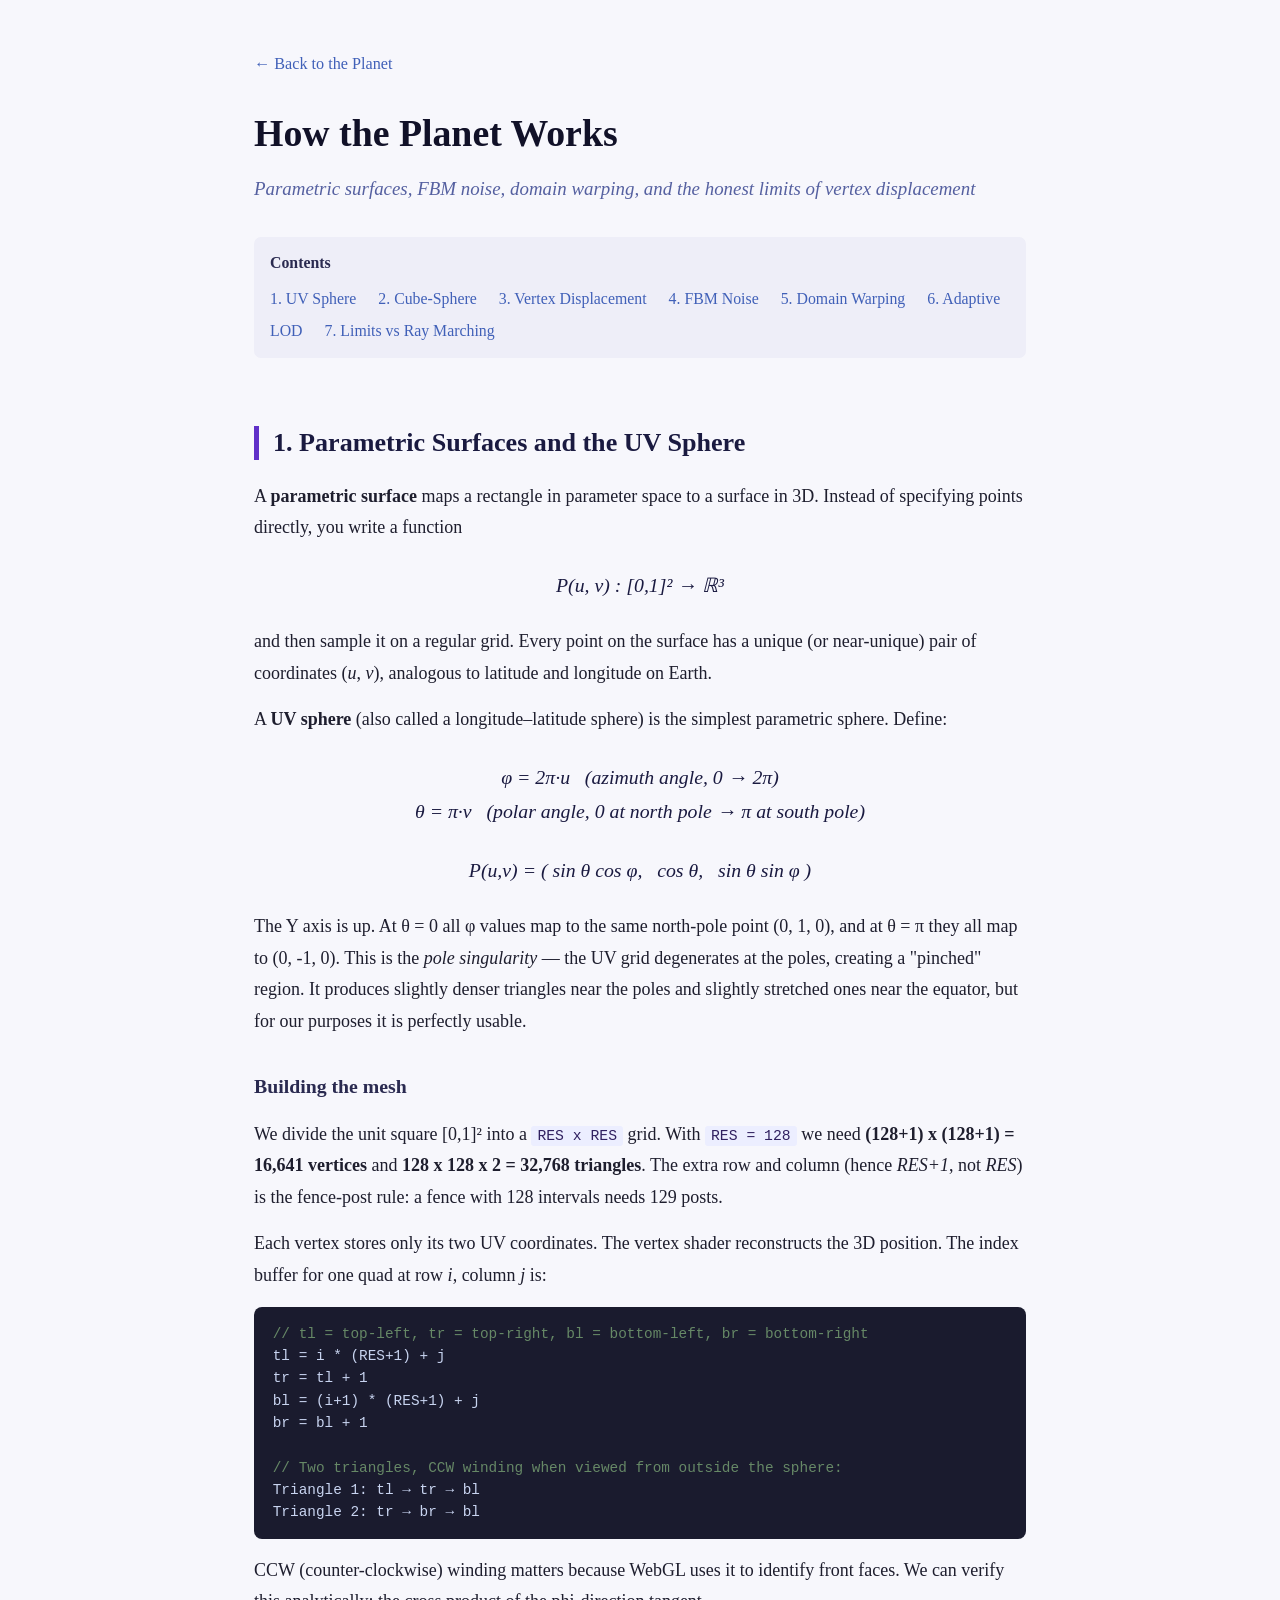
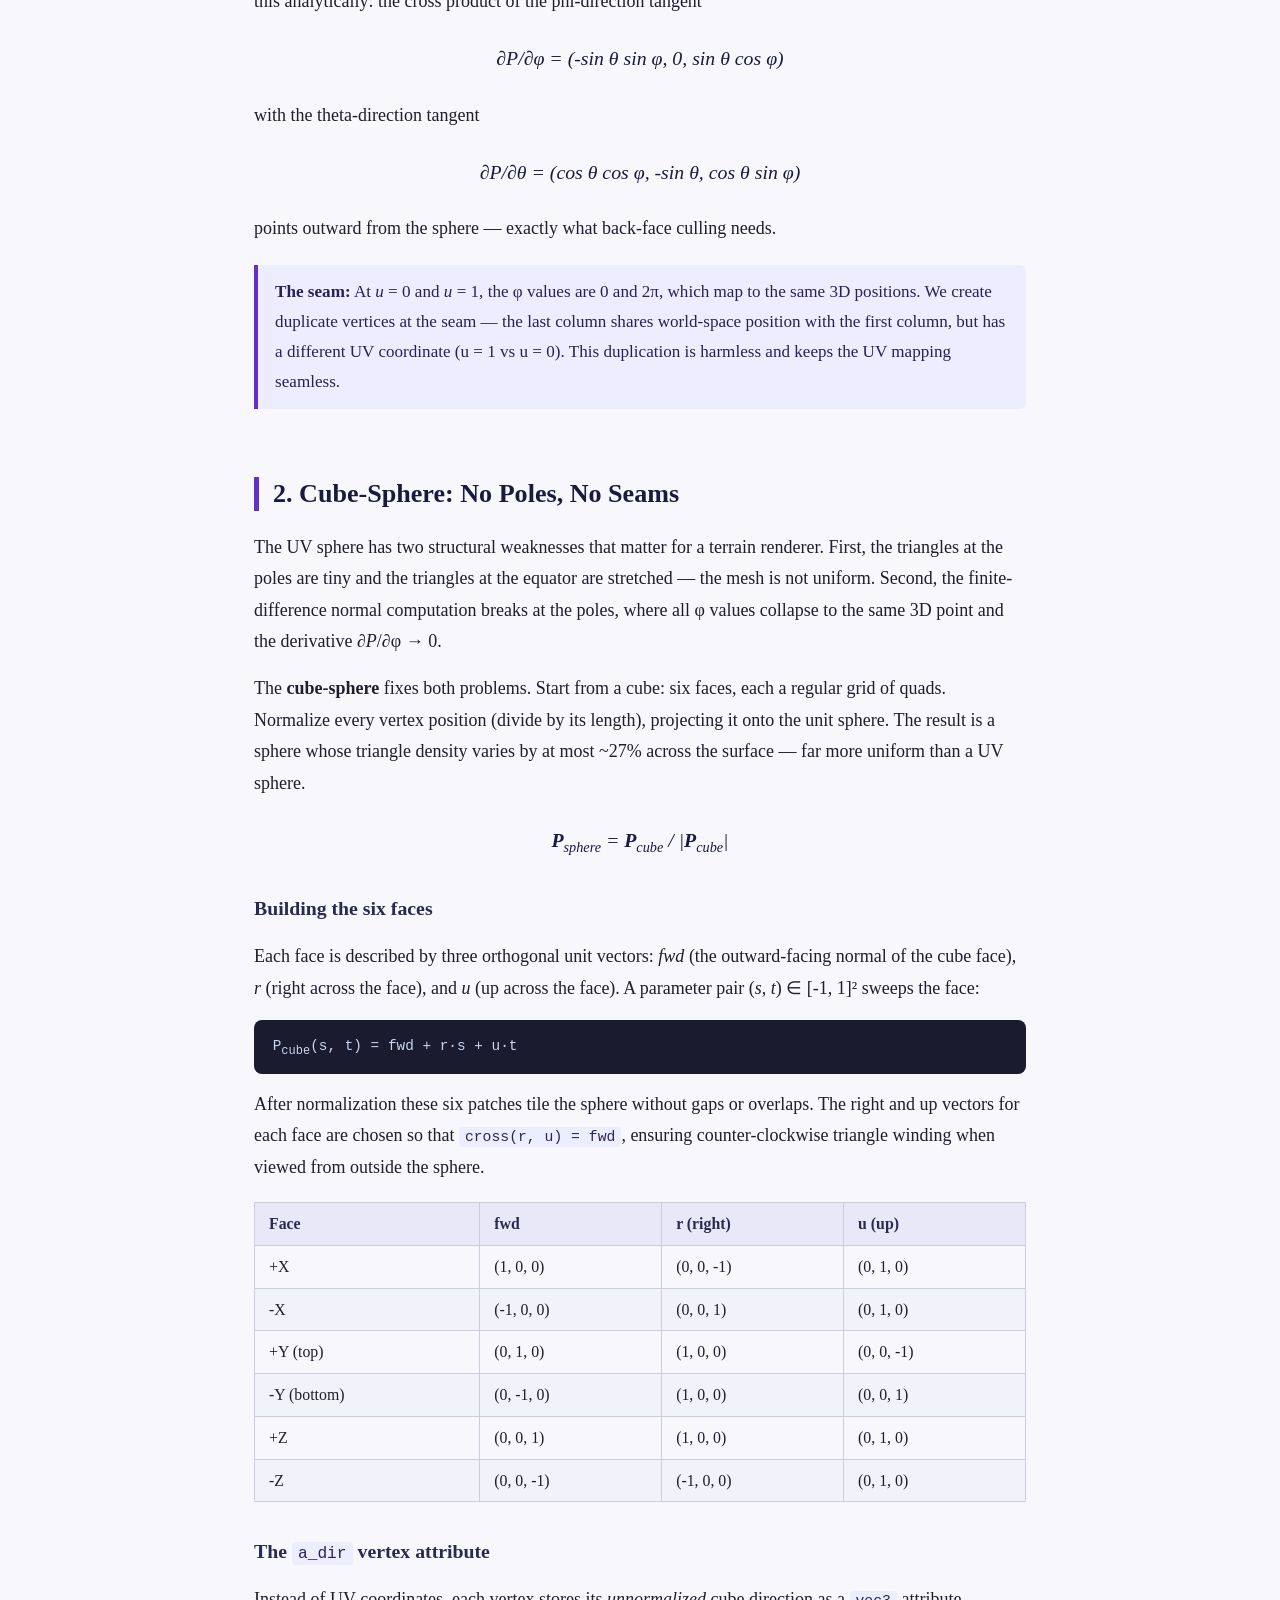
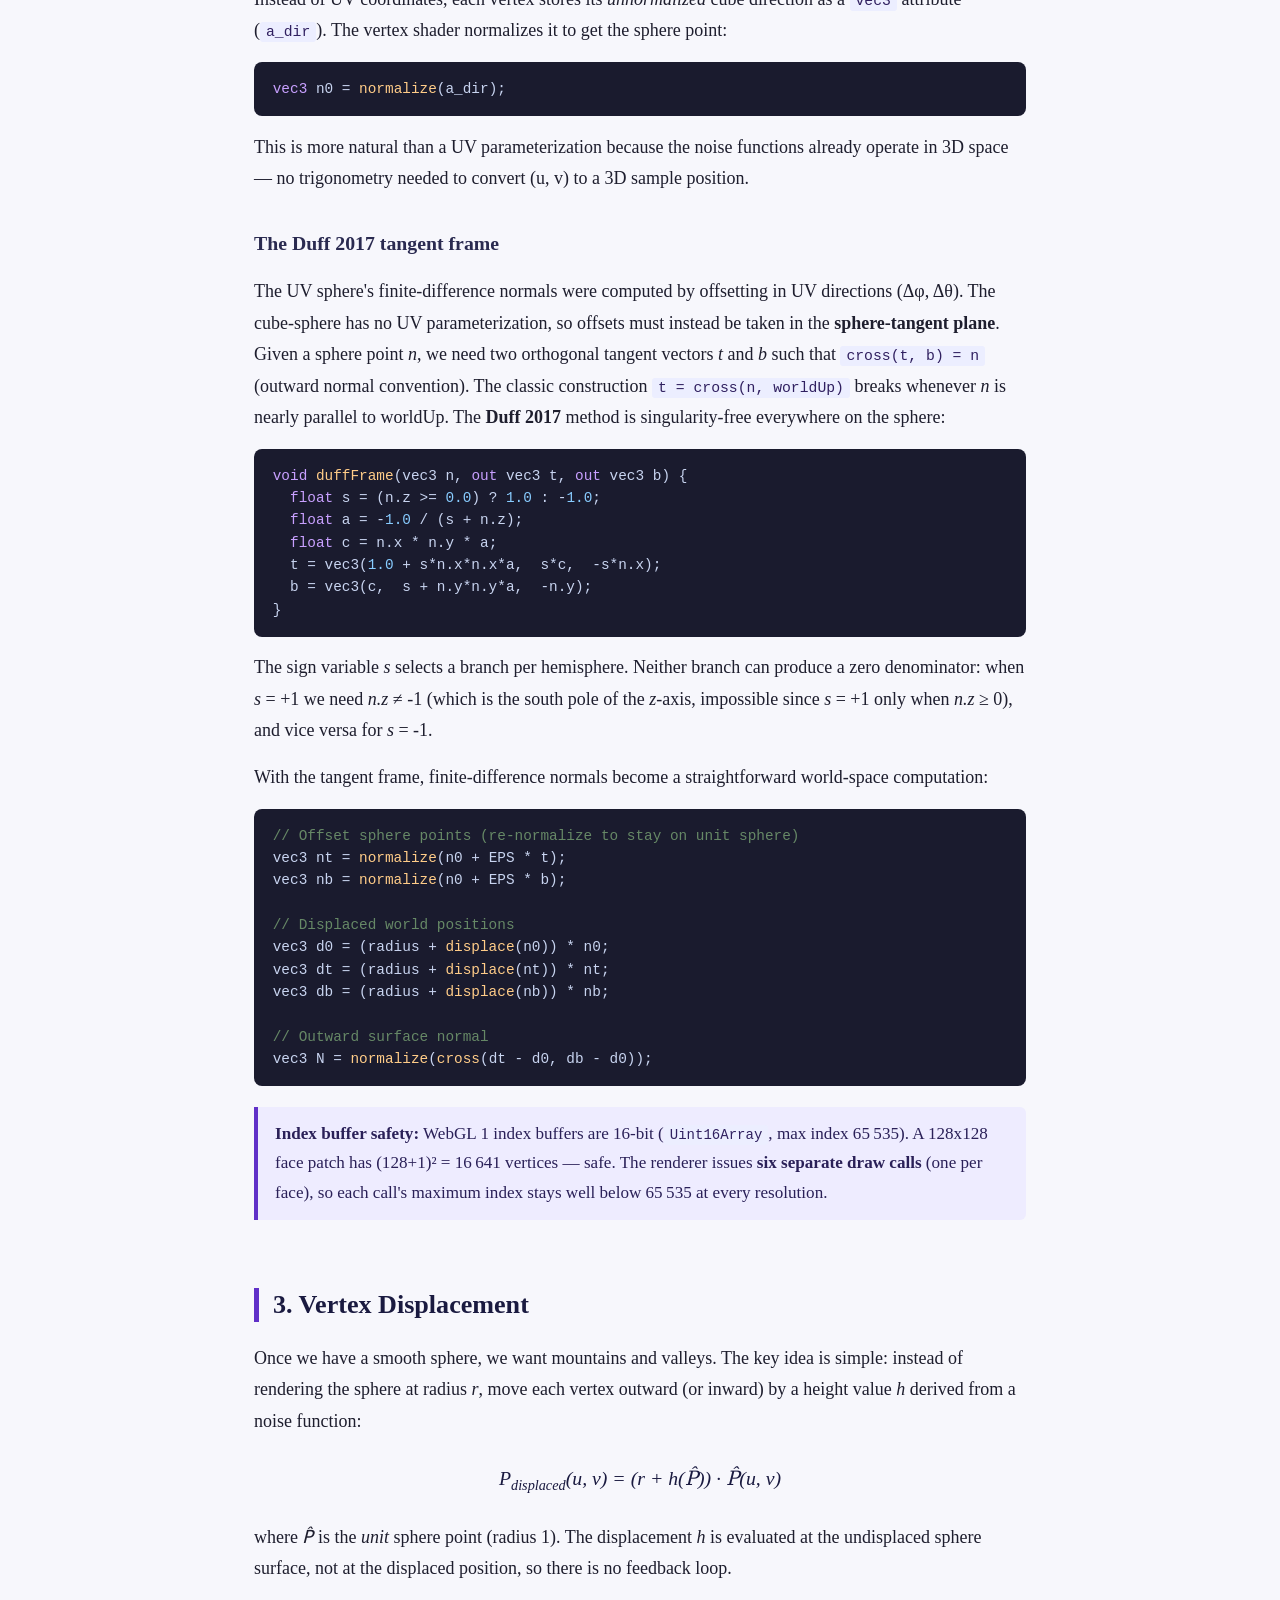
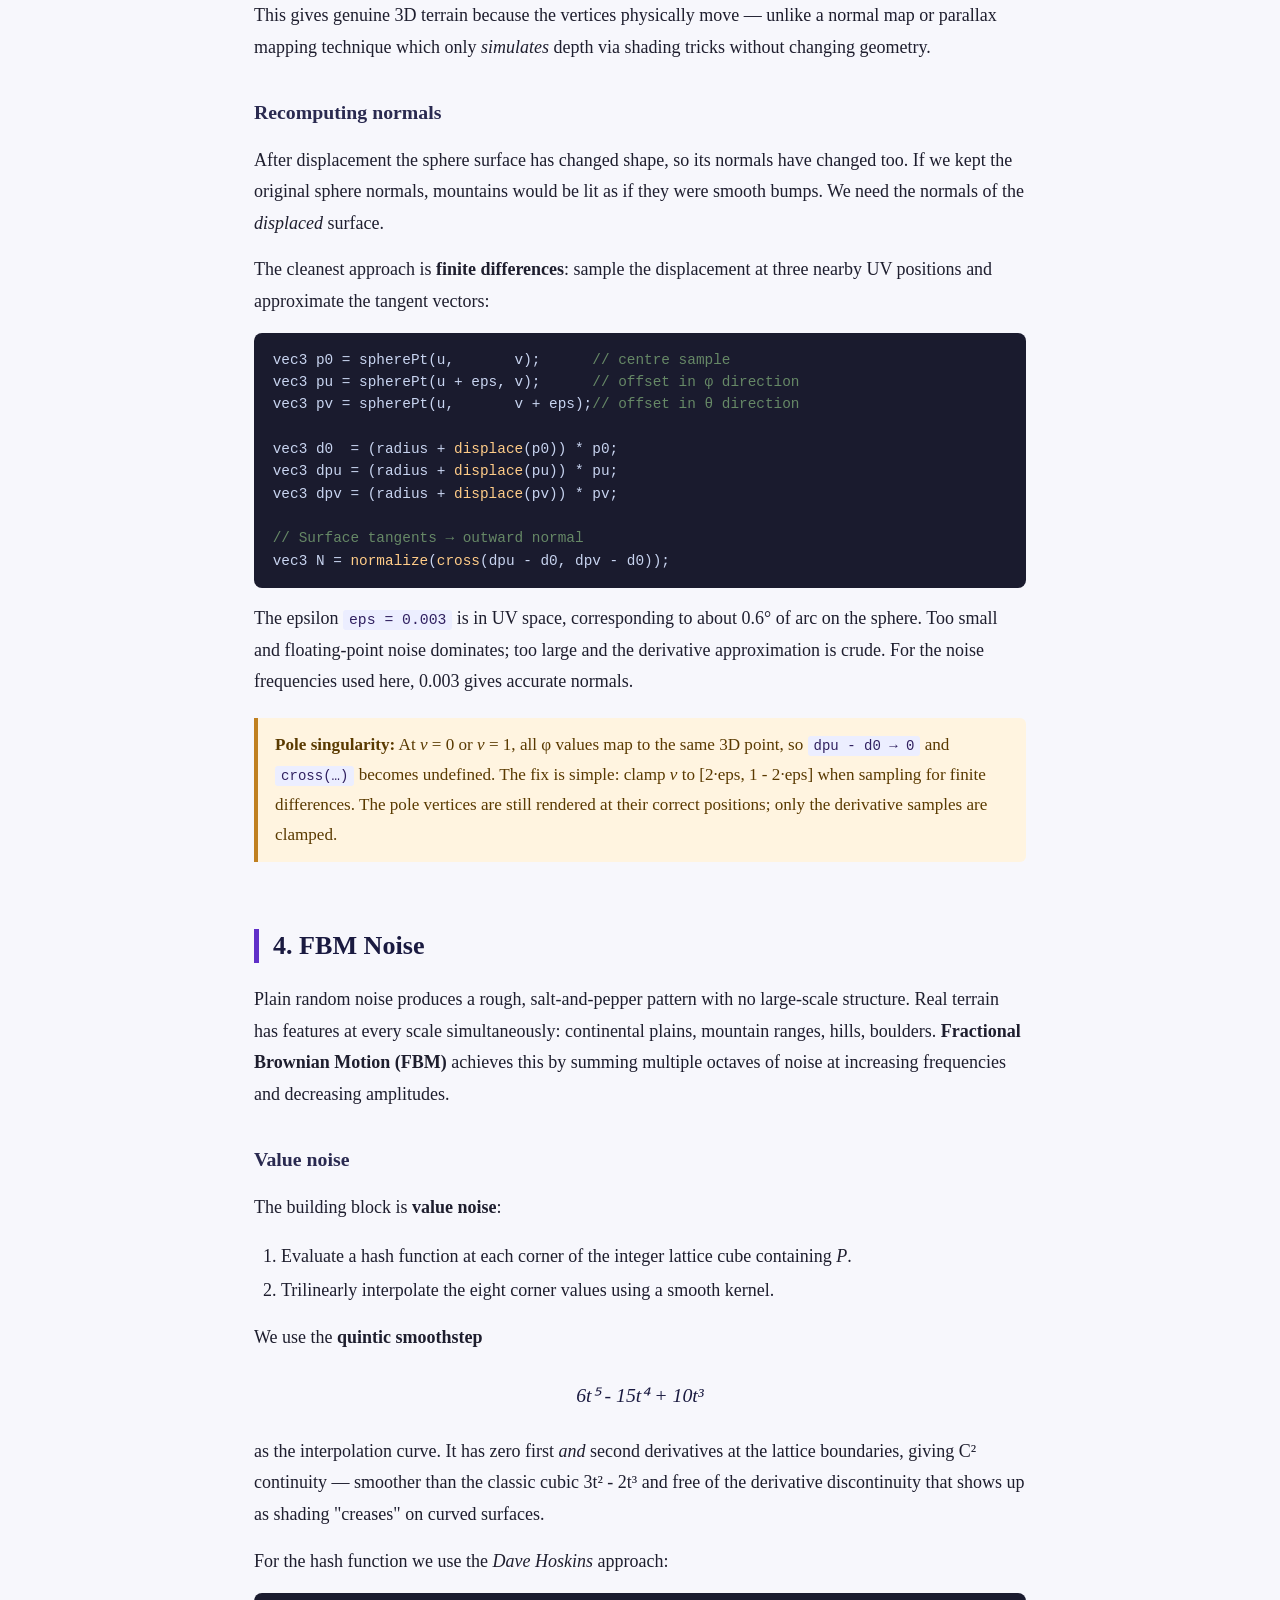
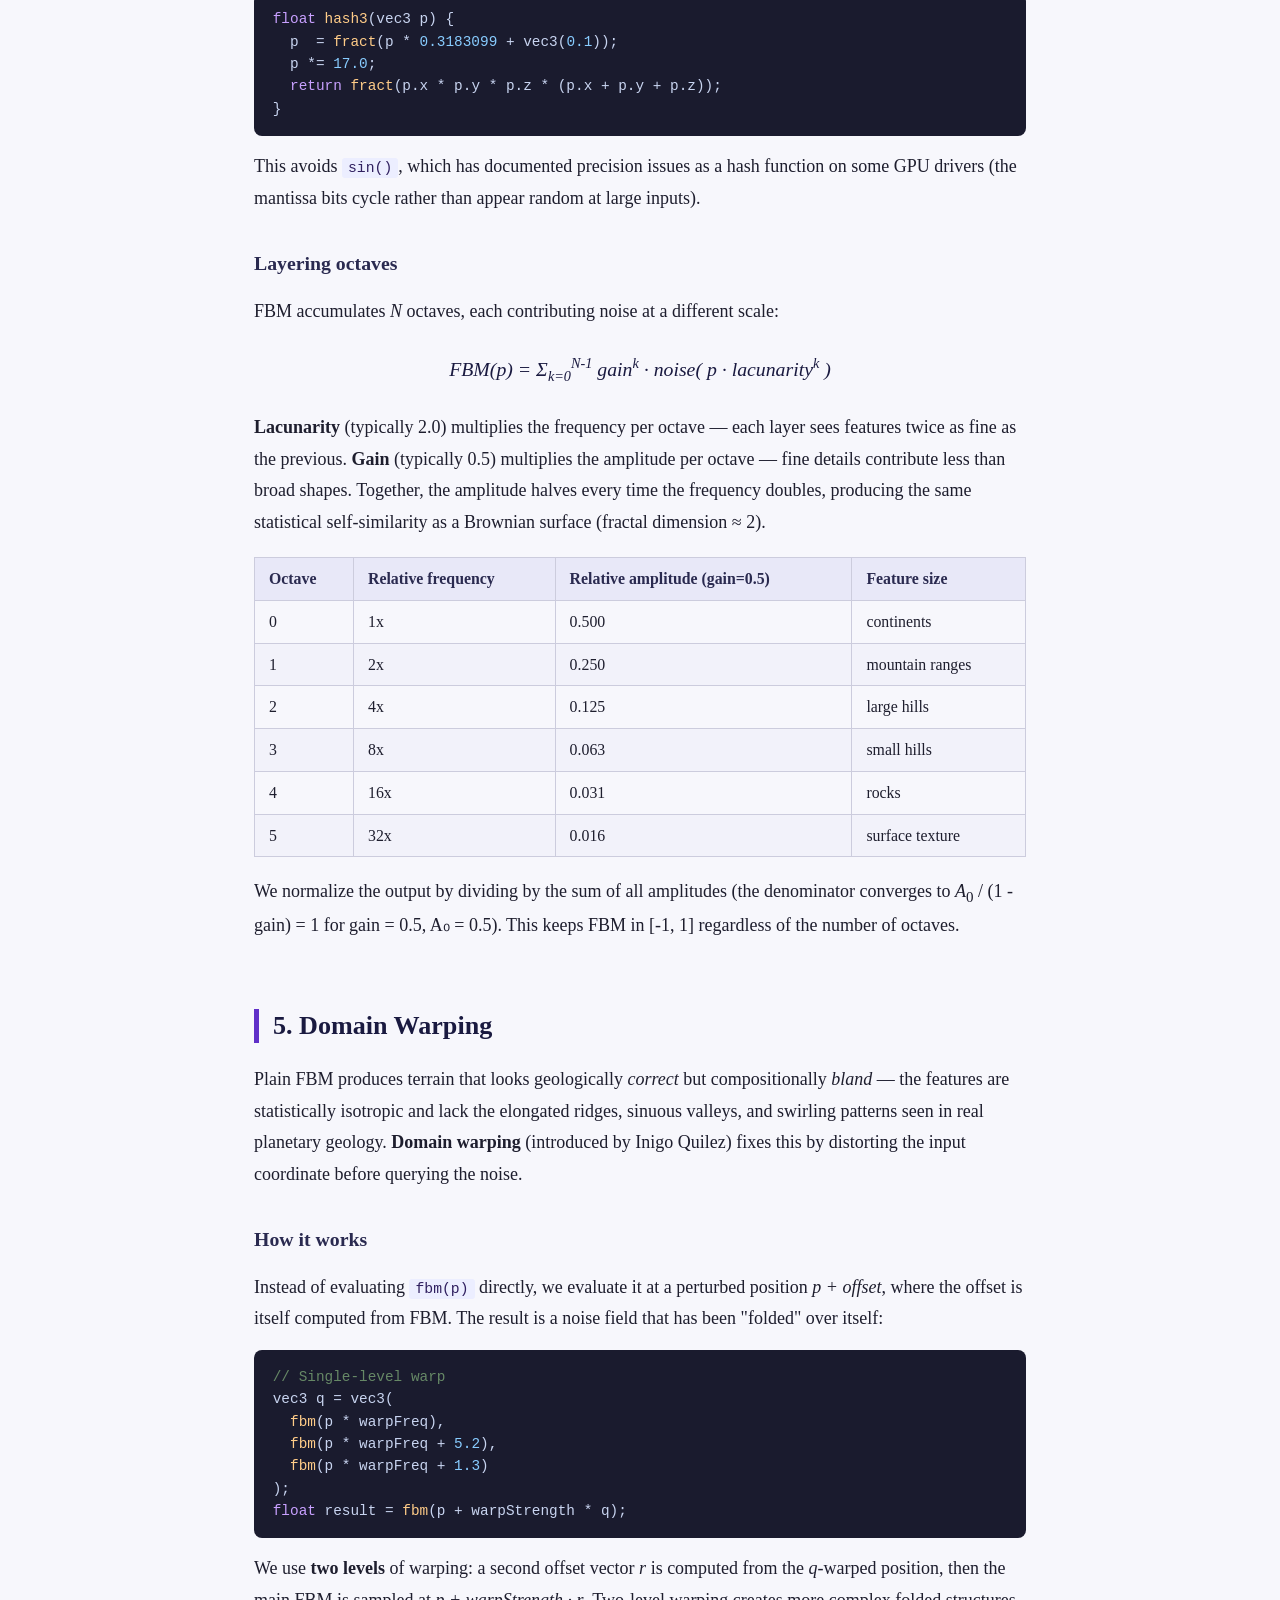
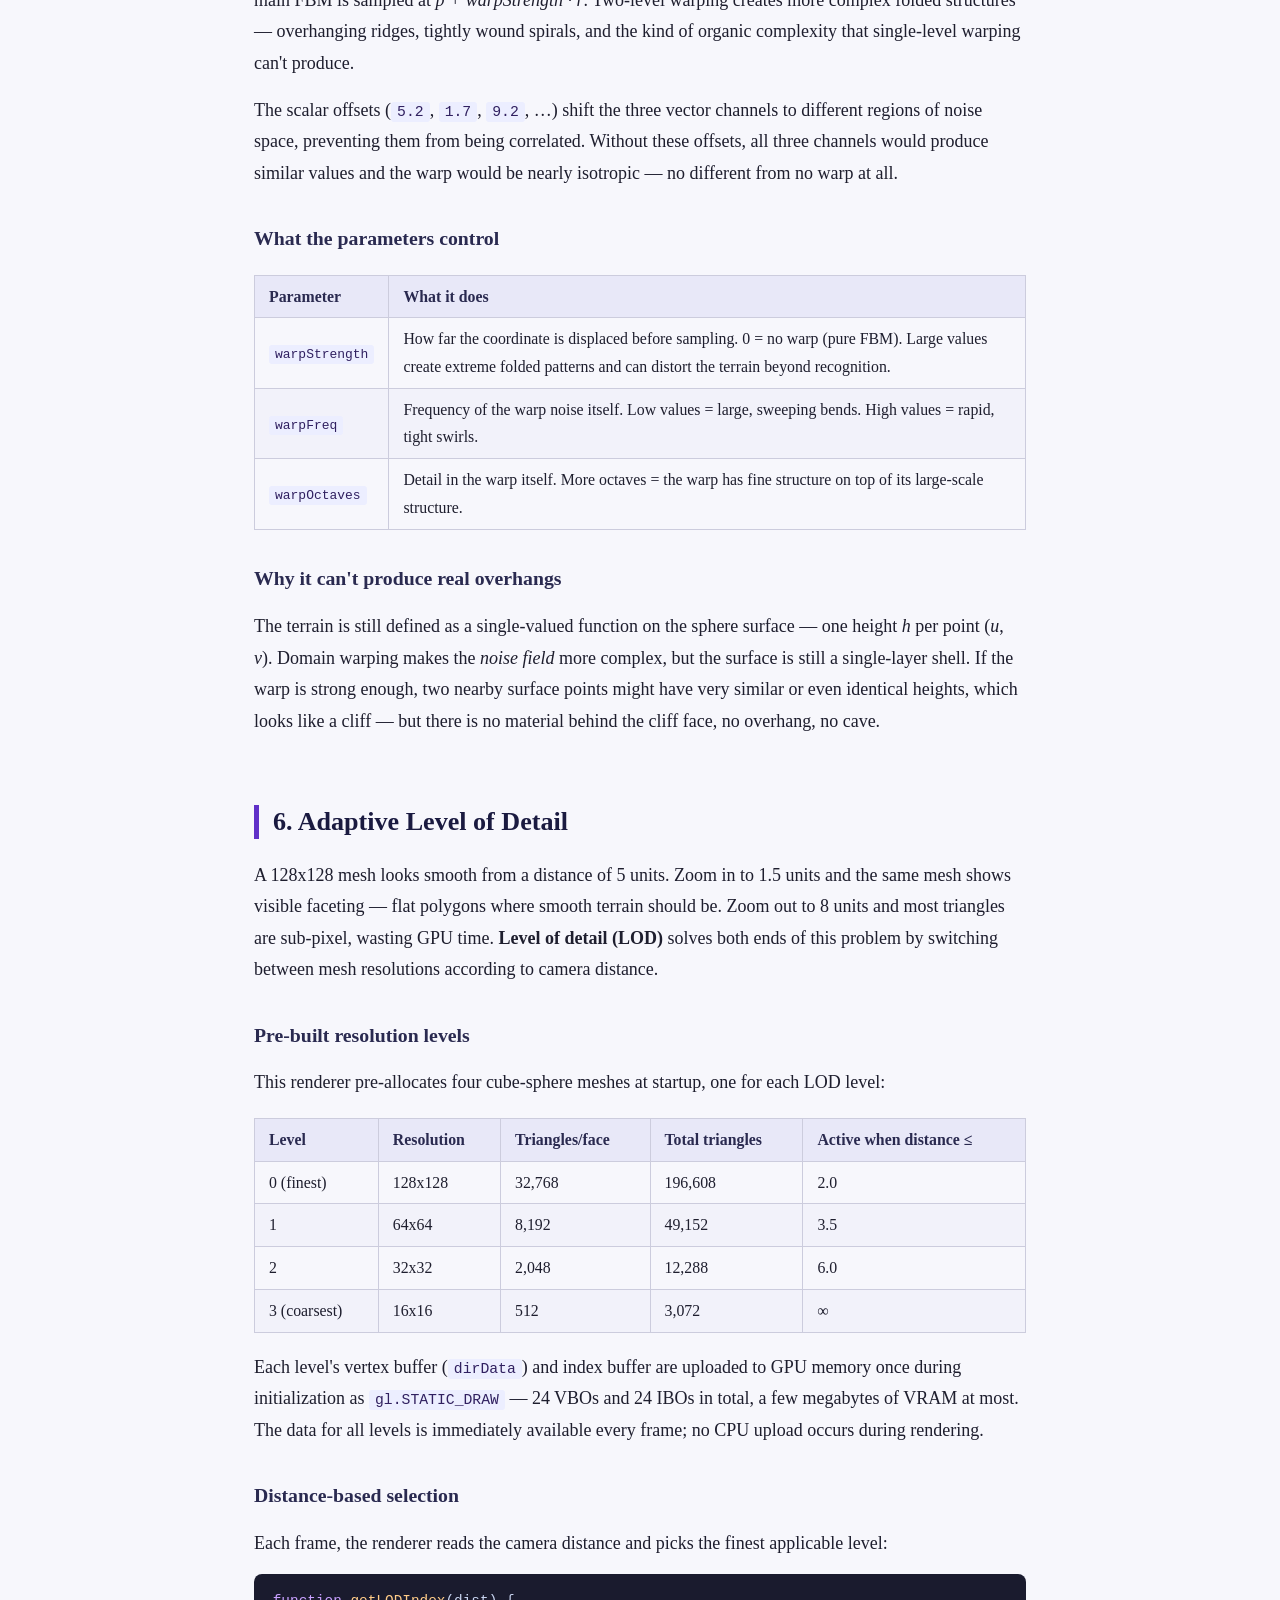
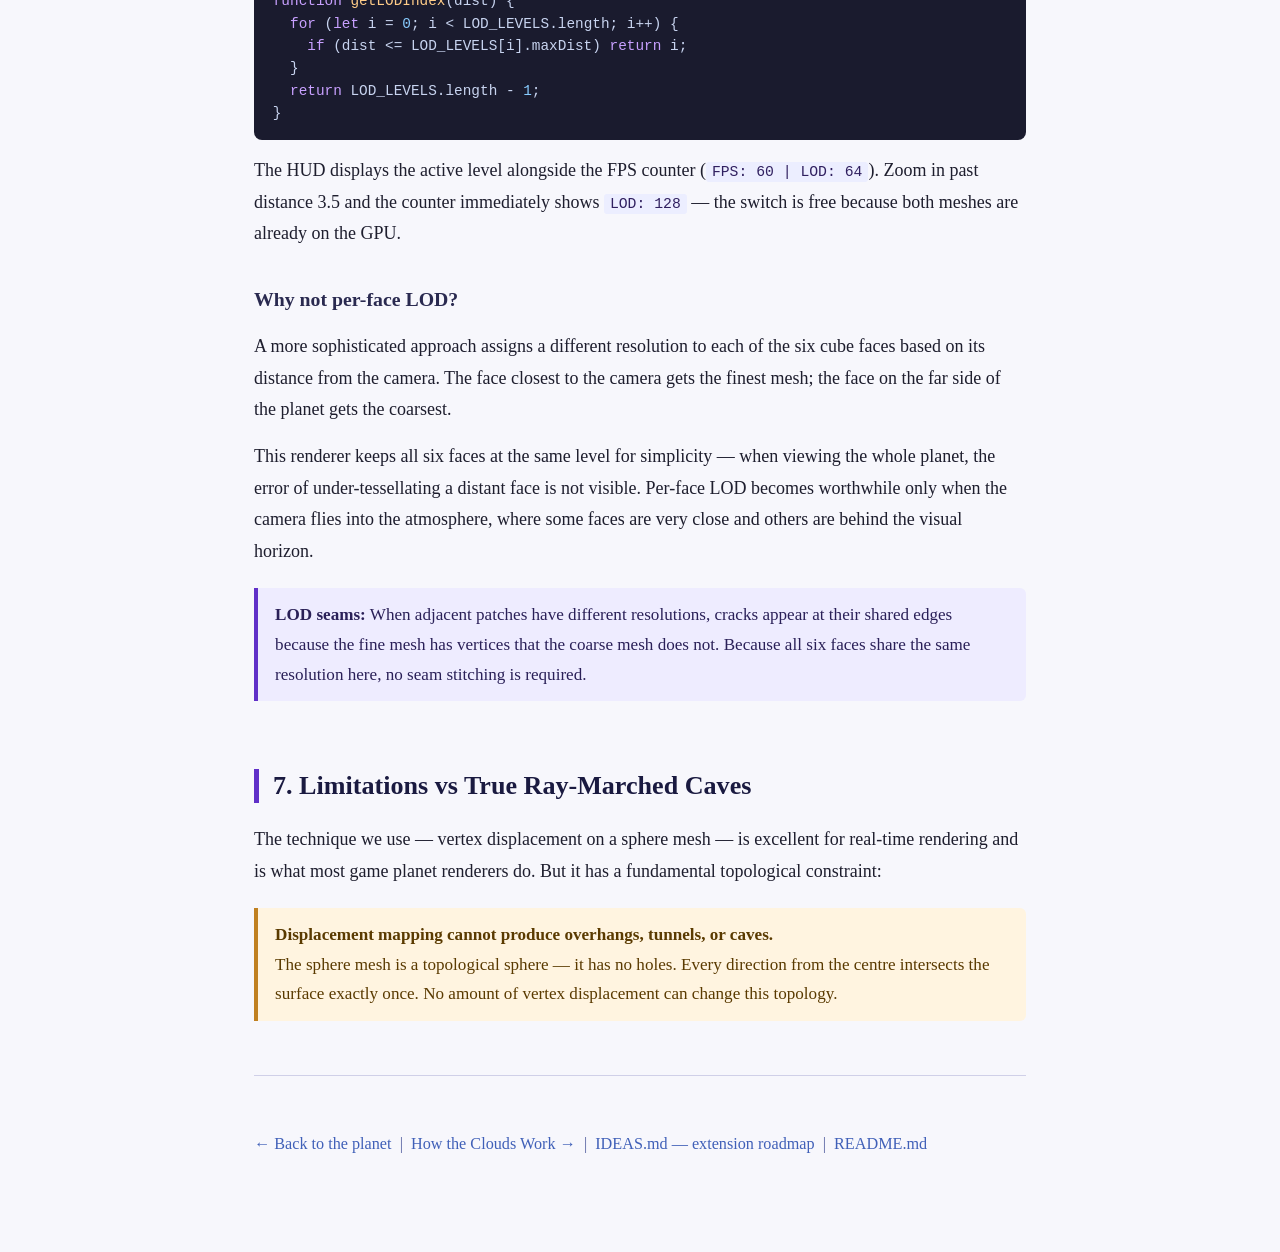
<file: blog.html>
<!DOCTYPE html>
<html lang="en">
<head>
<meta charset="UTF-8">
<meta name="viewport" content="width=device-width, initial-scale=1.0">
<title>How the Planet Works — MyLittlePlanet</title>
<link rel="stylesheet" href="css/blog_style.css">
</head>
<body>

<a class="back-link" href="index.html">&larr; Back to the Planet</a>

<h1>How the Planet Works</h1>
<p class="subtitle">Parametric surfaces, FBM noise, domain warping, and the honest limits of vertex displacement</p>

<nav>
  <strong>Contents</strong>
  <a href="#uvsphere">1. UV Sphere</a>
  <a href="#cubesphere">2. Cube-Sphere</a>
  <a href="#displacement">3. Vertex Displacement</a>
  <a href="#fbm">4. FBM Noise</a>
  <a href="#warp">5. Domain Warping</a>
  <a href="#lod">6. Adaptive LOD</a>
  <a href="#limits">7. Limits vs Ray Marching</a>
</nav>

<!-- ═══════════════════════════════════════════════════════
     SECTION 1: UV SPHERE
     ═══════════════════════════════════════════════════════ -->
<h2 id="uvsphere">1. Parametric Surfaces and the UV Sphere</h2>

<p>
A <strong>parametric surface</strong> maps a rectangle in parameter space to a surface in 3D.
Instead of specifying points directly, you write a function
<span class="eq"><i>P</i>(<i>u</i>, <i>v</i>) : [0,1]² → ℝ³</span>
and then sample it on a regular grid. Every point on the surface has a unique (or near-unique)
pair of coordinates (<i>u</i>, <i>v</i>), analogous to latitude and longitude on Earth.
</p>

<p>
A <strong>UV sphere</strong> (also called a longitude–latitude sphere) is the simplest parametric sphere.
Define:
</p>

<span class="eq">
  φ = 2π·<i>u</i> &nbsp; (azimuth angle, 0 → 2π)<br>
  θ = π·<i>v</i> &nbsp; (polar angle, 0 at north pole → π at south pole)
</span>

<span class="eq">
  <i>P</i>(<i>u</i>,<i>v</i>) =
  ( sin θ cos φ, &nbsp; cos θ, &nbsp; sin θ sin φ )
</span>

<p>
The Y axis is up. At θ = 0 all φ values map to the same north-pole point (0, 1, 0),
and at θ = π they all map to (0, -1, 0). This is the <em>pole singularity</em> —
the UV grid degenerates at the poles, creating a "pinched" region. It produces
slightly denser triangles near the poles and slightly stretched ones near the equator,
but for our purposes it is perfectly usable.
</p>

<h3>Building the mesh</h3>

<p>
We divide the unit square [0,1]² into a <code>RES x RES</code> grid.
With <code>RES = 128</code> we need <strong>(128+1) x (128+1) = 16,641 vertices</strong>
and <strong>128 x 128 x 2 = 32,768 triangles</strong>.
The extra row and column (hence <em>RES+1</em>, not <em>RES</em>) is the fence-post rule:
a fence with 128 intervals needs 129 posts.
</p>

<p>
Each vertex stores only its two UV coordinates. The vertex shader reconstructs
the 3D position. The index buffer for one quad at row <em>i</em>, column <em>j</em> is:
</p>

<pre><code><span class="cm">// tl = top-left, tr = top-right, bl = bottom-left, br = bottom-right</span>
tl = i * (RES+1) + j
tr = tl + 1
bl = (i+1) * (RES+1) + j
br = bl + 1

<span class="cm">// Two triangles, CCW winding when viewed from outside the sphere:</span>
Triangle 1: tl → tr → bl
Triangle 2: tr → br → bl</code></pre>

<p>
CCW (counter-clockwise) winding matters because WebGL uses it to identify front faces.
We can verify this analytically: the cross product of the phi-direction tangent
<span class="eq">∂<i>P</i>/∂φ = (-sin θ sin φ, 0, sin θ cos φ)</span>
with the theta-direction tangent
<span class="eq">∂<i>P</i>/∂θ = (cos θ cos φ, -sin θ, cos θ sin φ)</span>
points outward from the sphere — exactly what back-face culling needs.
</p>

<div class="note">
<strong>The seam:</strong> At <em>u</em> = 0 and <em>u</em> = 1, the φ values are 0 and 2π,
which map to the same 3D positions. We create duplicate vertices at the seam —
the last column shares world-space position with the first column, but has a
different UV coordinate (u = 1 vs u = 0). This duplication is harmless and keeps
the UV mapping seamless.
</div>

<!-- ═══════════════════════════════════════════════════════
     SECTION 2: CUBE-SPHERE
     ═══════════════════════════════════════════════════════ -->
<h2 id="cubesphere">2. Cube-Sphere: No Poles, No Seams</h2>

<p>
The UV sphere has two structural weaknesses that matter for a terrain renderer.
First, the triangles at the poles are tiny and the triangles at the equator are stretched —
the mesh is not uniform.
Second, the finite-difference normal computation breaks at the poles, where all
φ values collapse to the same 3D point and the derivative ∂<i>P</i>/∂φ → 0.
</p>

<p>
The <strong>cube-sphere</strong> fixes both problems.
Start from a cube: six faces, each a regular grid of quads.
Normalize every vertex position (divide by its length), projecting it onto the unit sphere.
The result is a sphere whose triangle density varies by at most ~27% across the surface —
far more uniform than a UV sphere.
</p>

<span class="eq">
  <b>P</b><sub>sphere</sub> = <b>P</b><sub>cube</sub> / |<b>P</b><sub>cube</sub>|
</span>

<h3>Building the six faces</h3>

<p>
Each face is described by three orthogonal unit vectors: <em>fwd</em> (the outward-facing
normal of the cube face), <em>r</em> (right across the face), and <em>u</em> (up across the face).
A parameter pair (<em>s</em>, <em>t</em>) ∈ [-1, 1]² sweeps the face:
</p>

<pre><code>P<sub>cube</sub>(s, t) = fwd + r·s + u·t</code></pre>

<p>
After normalization these six patches tile the sphere without gaps or overlaps.
The right and up vectors for each face are chosen so that <code>cross(r, u) = fwd</code>,
ensuring counter-clockwise triangle winding when viewed from outside the sphere.
</p>

<table>
  <thead><tr><th>Face</th><th>fwd</th><th>r (right)</th><th>u (up)</th></tr></thead>
  <tbody>
    <tr><td>+X</td><td>(1, 0, 0)</td><td>(0, 0, -1)</td><td>(0, 1, 0)</td></tr>
    <tr><td>-X</td><td>(-1, 0, 0)</td><td>(0, 0, 1)</td><td>(0, 1, 0)</td></tr>
    <tr><td>+Y (top)</td><td>(0, 1, 0)</td><td>(1, 0, 0)</td><td>(0, 0, -1)</td></tr>
    <tr><td>-Y (bottom)</td><td>(0, -1, 0)</td><td>(1, 0, 0)</td><td>(0, 0, 1)</td></tr>
    <tr><td>+Z</td><td>(0, 0, 1)</td><td>(1, 0, 0)</td><td>(0, 1, 0)</td></tr>
    <tr><td>-Z</td><td>(0, 0, -1)</td><td>(-1, 0, 0)</td><td>(0, 1, 0)</td></tr>
  </tbody>
</table>

<h3>The <code>a_dir</code> vertex attribute</h3>

<p>
Instead of UV coordinates, each vertex stores its <em>unnormalized</em>
cube direction as a <code>vec3</code> attribute (<code>a_dir</code>).
The vertex shader normalizes it to get the sphere point:
</p>

<pre><code><span class="kw">vec3</span> n0 = <span class="fn">normalize</span>(a_dir);</code></pre>

<p>
This is more natural than a UV parameterization because the noise functions already
operate in 3D space — no trigonometry needed to convert (u, v) to a 3D sample position.
</p>

<h3>The Duff 2017 tangent frame</h3>

<p>
The UV sphere's finite-difference normals were computed by offsetting in UV directions
(Δφ, Δθ). The cube-sphere has no UV parameterization, so offsets must instead be taken
in the <strong>sphere-tangent plane</strong>.
Given a sphere point <em>n</em>, we need two orthogonal tangent vectors <em>t</em> and <em>b</em>
such that <code>cross(t, b) = n</code> (outward normal convention).
The classic construction <code>t = cross(n, worldUp)</code> breaks whenever <em>n</em>
is nearly parallel to worldUp.
The <strong>Duff 2017</strong> method is singularity-free everywhere on the sphere:
</p>

<pre><code><span class="kw">void</span> <span class="fn">duffFrame</span>(vec3 n, <span class="kw">out</span> vec3 t, <span class="kw">out</span> vec3 b) {
  <span class="kw">float</span> s = (n.z >= <span class="nm">0.0</span>) ? <span class="nm">1.0</span> : -<span class="nm">1.0</span>;
  <span class="kw">float</span> a = -<span class="nm">1.0</span> / (s + n.z);
  <span class="kw">float</span> c = n.x * n.y * a;
  t = vec3(<span class="nm">1.0</span> + s*n.x*n.x*a,  s*c,  -s*n.x);
  b = vec3(c,  s + n.y*n.y*a,  -n.y);
}</code></pre>

<p>
The sign variable <em>s</em> selects a branch per hemisphere.
Neither branch can produce a zero denominator: when <em>s</em> = +1 we need
<em>n.z</em> ≠ -1 (which is the south pole of the <em>z</em>-axis, impossible since
<em>s</em> = +1 only when <em>n.z</em> ≥ 0), and vice versa for <em>s</em> = -1.
</p>

<p>
With the tangent frame, finite-difference normals become a straightforward world-space computation:
</p>

<pre><code><span class="cm">// Offset sphere points (re-normalize to stay on unit sphere)</span>
vec3 nt = <span class="fn">normalize</span>(n0 + EPS * t);
vec3 nb = <span class="fn">normalize</span>(n0 + EPS * b);

<span class="cm">// Displaced world positions</span>
vec3 d0 = (radius + <span class="fn">displace</span>(n0)) * n0;
vec3 dt = (radius + <span class="fn">displace</span>(nt)) * nt;
vec3 db = (radius + <span class="fn">displace</span>(nb)) * nb;

<span class="cm">// Outward surface normal</span>
vec3 N = <span class="fn">normalize</span>(<span class="fn">cross</span>(dt - d0, db - d0));</code></pre>

<div class="note">
<strong>Index buffer safety:</strong> WebGL 1 index buffers are 16-bit
(<code>Uint16Array</code>, max index 65&thinsp;535).
A 128x128 face patch has (128+1)² = 16&thinsp;641 vertices — safe.
The renderer issues <strong>six separate draw calls</strong> (one per face),
so each call's maximum index stays well below 65&thinsp;535 at every resolution.
</div>

<!-- ═══════════════════════════════════════════════════════
     SECTION 3: VERTEX DISPLACEMENT
     ═══════════════════════════════════════════════════════ -->
<h2 id="displacement">3. Vertex Displacement</h2>

<p>
Once we have a smooth sphere, we want mountains and valleys.
The key idea is simple: instead of rendering the sphere at radius <em>r</em>,
move each vertex outward (or inward) by a height value <em>h</em> derived from a noise function:
</p>

<span class="eq">
  <i>P</i><sub>displaced</sub>(<i>u</i>, <i>v</i>) =
  (<i>r</i> + <i>h</i>(<i>P̂</i>)) · <i>P̂</i>(<i>u</i>, <i>v</i>)
</span>

<p>
where <em>P̂</em> is the <em>unit</em> sphere point (radius 1).
The displacement <em>h</em> is evaluated at the undisplaced sphere surface, not
at the displaced position, so there is no feedback loop.
</p>

<p>
This gives genuine 3D terrain because the vertices physically move — unlike
a normal map or parallax mapping technique which only <em>simulates</em> depth
via shading tricks without changing geometry.
</p>

<h3>Recomputing normals</h3>

<p>
After displacement the sphere surface has changed shape, so its normals have changed too.
If we kept the original sphere normals, mountains would be lit as if they were smooth bumps.
We need the normals of the <em>displaced</em> surface.
</p>

<p>
The cleanest approach is <strong>finite differences</strong>:
sample the displacement at three nearby UV positions and approximate the tangent vectors:
</p>

<pre><code>vec3 p0 = spherePt(u,       v);      <span class="cm">// centre sample</span>
vec3 pu = spherePt(u + eps, v);      <span class="cm">// offset in φ direction</span>
vec3 pv = spherePt(u,       v + eps);<span class="cm">// offset in θ direction</span>

vec3 d0  = (radius + <span class="fn">displace</span>(p0)) * p0;
vec3 dpu = (radius + <span class="fn">displace</span>(pu)) * pu;
vec3 dpv = (radius + <span class="fn">displace</span>(pv)) * pv;

<span class="cm">// Surface tangents → outward normal</span>
vec3 N = <span class="fn">normalize</span>(<span class="fn">cross</span>(dpu - d0, dpv - d0));</code></pre>

<p>
The epsilon <code>eps = 0.003</code> is in UV space, corresponding to about 0.6° of arc on the sphere.
Too small and floating-point noise dominates; too large and the derivative approximation
is crude. For the noise frequencies used here, 0.003 gives accurate normals.
</p>

<div class="warn">
<strong>Pole singularity:</strong> At <em>v</em> = 0 or <em>v</em> = 1, all φ values map to the
same 3D point, so <code>dpu - d0 → 0</code> and <code>cross(…)</code> becomes undefined.
The fix is simple: clamp <em>v</em> to [2·eps, 1 - 2·eps] when sampling for finite differences.
The pole vertices are still rendered at their correct positions; only the derivative
samples are clamped.
</div>

<!-- ═══════════════════════════════════════════════════════
     SECTION 3: FBM NOISE
     ═══════════════════════════════════════════════════════ -->
<h2 id="fbm">4. FBM Noise</h2>

<p>
Plain random noise produces a rough, salt-and-pepper pattern with no large-scale structure.
Real terrain has features at every scale simultaneously: continental plains, mountain ranges,
hills, boulders. <strong>Fractional Brownian Motion (FBM)</strong> achieves this by
summing multiple octaves of noise at increasing frequencies and decreasing amplitudes.
</p>

<h3>Value noise</h3>

<p>
The building block is <strong>value noise</strong>:
</p>
<ol style="margin:0.6em 0 0.6em 1.5em; line-height:1.9">
  <li>Evaluate a hash function at each corner of the integer lattice cube containing <em>P</em>.</li>
  <li>Trilinearly interpolate the eight corner values using a smooth kernel.</li>
</ol>

<p>
We use the <strong>quintic smoothstep</strong> <span class="eq">6t⁵ - 15t⁴ + 10t³</span>
as the interpolation curve. It has zero first <em>and</em> second derivatives at the
lattice boundaries, giving C² continuity — smoother than the classic cubic 3t² - 2t³
and free of the derivative discontinuity that shows up as shading "creases" on curved surfaces.
</p>

<p>
For the hash function we use the <em>Dave Hoskins</em> approach:
</p>

<pre><code><span class="kw">float</span> <span class="fn">hash3</span>(vec3 p) {
  p  = <span class="fn">fract</span>(p * <span class="nm">0.3183099</span> + vec3(<span class="nm">0.1</span>));
  p *= <span class="nm">17.0</span>;
  <span class="kw">return</span> <span class="fn">fract</span>(p.x * p.y * p.z * (p.x + p.y + p.z));
}</code></pre>

<p>
This avoids <code>sin()</code>, which has documented precision issues as a hash function
on some GPU drivers (the mantissa bits cycle rather than appear random at large inputs).
</p>

<h3>Layering octaves</h3>

<p>
FBM accumulates <em>N</em> octaves, each contributing noise at a different scale:
</p>

<span class="eq">
  FBM(<i>p</i>) = Σ<sub><i>k</i>=0</sub><sup><i>N</i>-1</sup> gain<sup><i>k</i></sup> · noise( <i>p</i> · lacunarity<sup><i>k</i></sup> )
</span>

<p>
<strong>Lacunarity</strong> (typically 2.0) multiplies the frequency per octave —
each layer sees features twice as fine as the previous.
<strong>Gain</strong> (typically 0.5) multiplies the amplitude per octave —
fine details contribute less than broad shapes.
Together, the amplitude halves every time the frequency doubles, producing
the same statistical self-similarity as a Brownian surface (fractal dimension ≈ 2).
</p>

<table>
  <thead><tr><th>Octave</th><th>Relative frequency</th><th>Relative amplitude (gain=0.5)</th><th>Feature size</th></tr></thead>
  <tbody>
    <tr><td>0</td><td>1x</td><td>0.500</td><td>continents</td></tr>
    <tr><td>1</td><td>2x</td><td>0.250</td><td>mountain ranges</td></tr>
    <tr><td>2</td><td>4x</td><td>0.125</td><td>large hills</td></tr>
    <tr><td>3</td><td>8x</td><td>0.063</td><td>small hills</td></tr>
    <tr><td>4</td><td>16x</td><td>0.031</td><td>rocks</td></tr>
    <tr><td>5</td><td>32x</td><td>0.016</td><td>surface texture</td></tr>
  </tbody>
</table>

<p>
We normalize the output by dividing by the sum of all amplitudes (the denominator converges
to <em>A</em><sub>0</sub> / (1 - gain) = 1 for gain = 0.5, A₀ = 0.5).
This keeps FBM in [-1, 1] regardless of the number of octaves.
</p>

<!-- ═══════════════════════════════════════════════════════
     SECTION 4: DOMAIN WARPING
     ═══════════════════════════════════════════════════════ -->
<h2 id="warp">5. Domain Warping</h2>

<p>
Plain FBM produces terrain that looks geologically <em>correct</em> but compositionally
<em>bland</em> — the features are statistically isotropic and lack the elongated ridges,
sinuous valleys, and swirling patterns seen in real planetary geology.
<strong>Domain warping</strong> (introduced by Inigo Quilez) fixes this by
distorting the input coordinate before querying the noise.
</p>

<h3>How it works</h3>

<p>
Instead of evaluating <code>fbm(p)</code> directly, we evaluate it at a perturbed position
<em>p + offset</em>, where the offset is itself computed from FBM. The result is
a noise field that has been "folded" over itself:
</p>

<pre><code><span class="cm">// Single-level warp</span>
vec3 q = vec3(
  <span class="fn">fbm</span>(p * warpFreq),
  <span class="fn">fbm</span>(p * warpFreq + <span class="nm">5.2</span>),
  <span class="fn">fbm</span>(p * warpFreq + <span class="nm">1.3</span>)
);
<span class="kw">float</span> result = <span class="fn">fbm</span>(p + warpStrength * q);</code></pre>

<p>
We use <strong>two levels</strong> of warping: a second offset vector <em>r</em>
is computed from the <em>q</em>-warped position, then the main FBM is sampled at
<em>p + warpStrength · r</em>. Two-level warping creates more complex folded structures —
overhanging ridges, tightly wound spirals, and the kind of organic complexity that
single-level warping can't produce.
</p>

<p>
The scalar offsets (<code>5.2</code>, <code>1.7</code>, <code>9.2</code>, …) shift the
three vector channels to different regions of noise space, preventing them from being
correlated. Without these offsets, all three channels would produce similar values
and the warp would be nearly isotropic — no different from no warp at all.
</p>

<h3>What the parameters control</h3>

<table>
  <thead><tr><th>Parameter</th><th>What it does</th></tr></thead>
  <tbody>
    <tr><td><code>warpStrength</code></td>
        <td>How far the coordinate is displaced before sampling. 0 = no warp (pure FBM). Large values create extreme folded patterns and can distort the terrain beyond recognition.</td></tr>
    <tr><td><code>warpFreq</code></td>
        <td>Frequency of the warp noise itself. Low values = large, sweeping bends. High values = rapid, tight swirls.</td></tr>
    <tr><td><code>warpOctaves</code></td>
        <td>Detail in the warp itself. More octaves = the warp has fine structure on top of its large-scale structure.</td></tr>
  </tbody>
</table>

<h3>Why it can't produce real overhangs</h3>

<p>
The terrain is still defined as a single-valued function on the sphere surface —
one height <em>h</em> per point (<em>u</em>, <em>v</em>). Domain warping makes the
<em>noise field</em> more complex, but the surface is still a single-layer shell.
If the warp is strong enough, two nearby surface points might have very similar or
even identical heights, which looks like a cliff — but there is no material behind
the cliff face, no overhang, no cave.
</p>

<!-- ═══════════════════════════════════════════════════════
     SECTION 6: ADAPTIVE LOD
     ═══════════════════════════════════════════════════════ -->
<h2 id="lod">6. Adaptive Level of Detail</h2>

<p>
A 128x128 mesh looks smooth from a distance of 5 units.
Zoom in to 1.5 units and the same mesh shows visible faceting —
flat polygons where smooth terrain should be.
Zoom out to 8 units and most triangles are sub-pixel, wasting GPU time.
<strong>Level of detail (LOD)</strong> solves both ends of this problem
by switching between mesh resolutions according to camera distance.
</p>

<h3>Pre-built resolution levels</h3>

<p>
This renderer pre-allocates four cube-sphere meshes at startup, one for each LOD level:
</p>

<table>
  <thead><tr><th>Level</th><th>Resolution</th><th>Triangles/face</th><th>Total triangles</th><th>Active when distance ≤</th></tr></thead>
  <tbody>
    <tr><td>0 (finest)</td><td>128x128</td><td>32,768</td><td>196,608</td><td>2.0</td></tr>
    <tr><td>1</td><td>64x64</td><td>8,192</td><td>49,152</td><td>3.5</td></tr>
    <tr><td>2</td><td>32x32</td><td>2,048</td><td>12,288</td><td>6.0</td></tr>
    <tr><td>3 (coarsest)</td><td>16x16</td><td>512</td><td>3,072</td><td>∞</td></tr>
  </tbody>
</table>

<p>
Each level's vertex buffer (<code>dirData</code>) and index buffer are uploaded to GPU
memory once during initialization as <code>gl.STATIC_DRAW</code> — 24 VBOs and 24 IBOs
in total, a few megabytes of VRAM at most.
The data for all levels is immediately available every frame; no CPU upload occurs
during rendering.
</p>

<h3>Distance-based selection</h3>

<p>
Each frame, the renderer reads the camera distance and picks the finest applicable level:
</p>

<pre><code><span class="kw">function</span> <span class="fn">getLODIndex</span>(dist) {
  <span class="kw">for</span> (<span class="kw">let</span> i = <span class="nm">0</span>; i &lt; LOD_LEVELS.length; i++) {
    <span class="kw">if</span> (dist &lt;= LOD_LEVELS[i].maxDist) <span class="kw">return</span> i;
  }
  <span class="kw">return</span> LOD_LEVELS.length - <span class="nm">1</span>;
}</code></pre>

<p>
The HUD displays the active level alongside the FPS counter
(<code>FPS: 60 | LOD: 64</code>).
Zoom in past distance 3.5 and the counter immediately shows <code>LOD: 128</code> —
the switch is free because both meshes are already on the GPU.
</p>

<h3>Why not per-face LOD?</h3>

<p>
A more sophisticated approach assigns a different resolution to each of the six
cube faces based on its distance from the camera.
The face closest to the camera gets the finest mesh; the face on the far side of
the planet gets the coarsest.
</p>

<p>
This renderer keeps all six faces at the same level for simplicity — when viewing
the whole planet, the error of under-tessellating a distant face is not visible.
Per-face LOD becomes worthwhile only when the camera flies into the atmosphere,
where some faces are very close and others are behind the visual horizon.
</p>

<div class="note">
<strong>LOD seams:</strong> When adjacent patches have different resolutions,
cracks appear at their shared edges because the fine mesh has vertices that the
coarse mesh does not.
Because all six faces share the same resolution here, no seam stitching is required.
</div>

<!-- ═══════════════════════════════════════════════════════
     SECTION 7: LIMITS VS RAY MARCHING
     ═══════════════════════════════════════════════════════ -->
<h2 id="limits">7. Limitations vs True Ray-Marched Caves</h2>

<p>
The technique we use — vertex displacement on a sphere mesh — is excellent for
real-time rendering and is what most game planet renderers do.
But it has a fundamental topological constraint:
</p>

<div class="warn">
<strong>Displacement mapping cannot produce overhangs, tunnels, or caves.</strong><br>
The sphere mesh is a topological sphere — it has no holes. Every direction from
the centre intersects the surface exactly once. No amount of vertex displacement
can change this topology.
</div>


<hr style="margin:3em 0; border:none; border-top:1px solid #d0d0e8;">

<p style="font-size:0.9em; color:#5560a0;">
  <a href="index.html">&larr; Back to the planet</a>
  &nbsp;|&nbsp;
  <a href="cloud.html">How the Clouds Work &rarr;</a>
  &nbsp;|&nbsp;
  <a href="IDEAS.md">IDEAS.md — extension roadmap</a>
  &nbsp;|&nbsp;
  <a href="README.md">README.md</a>
</p>

</body>
</html>
</file>
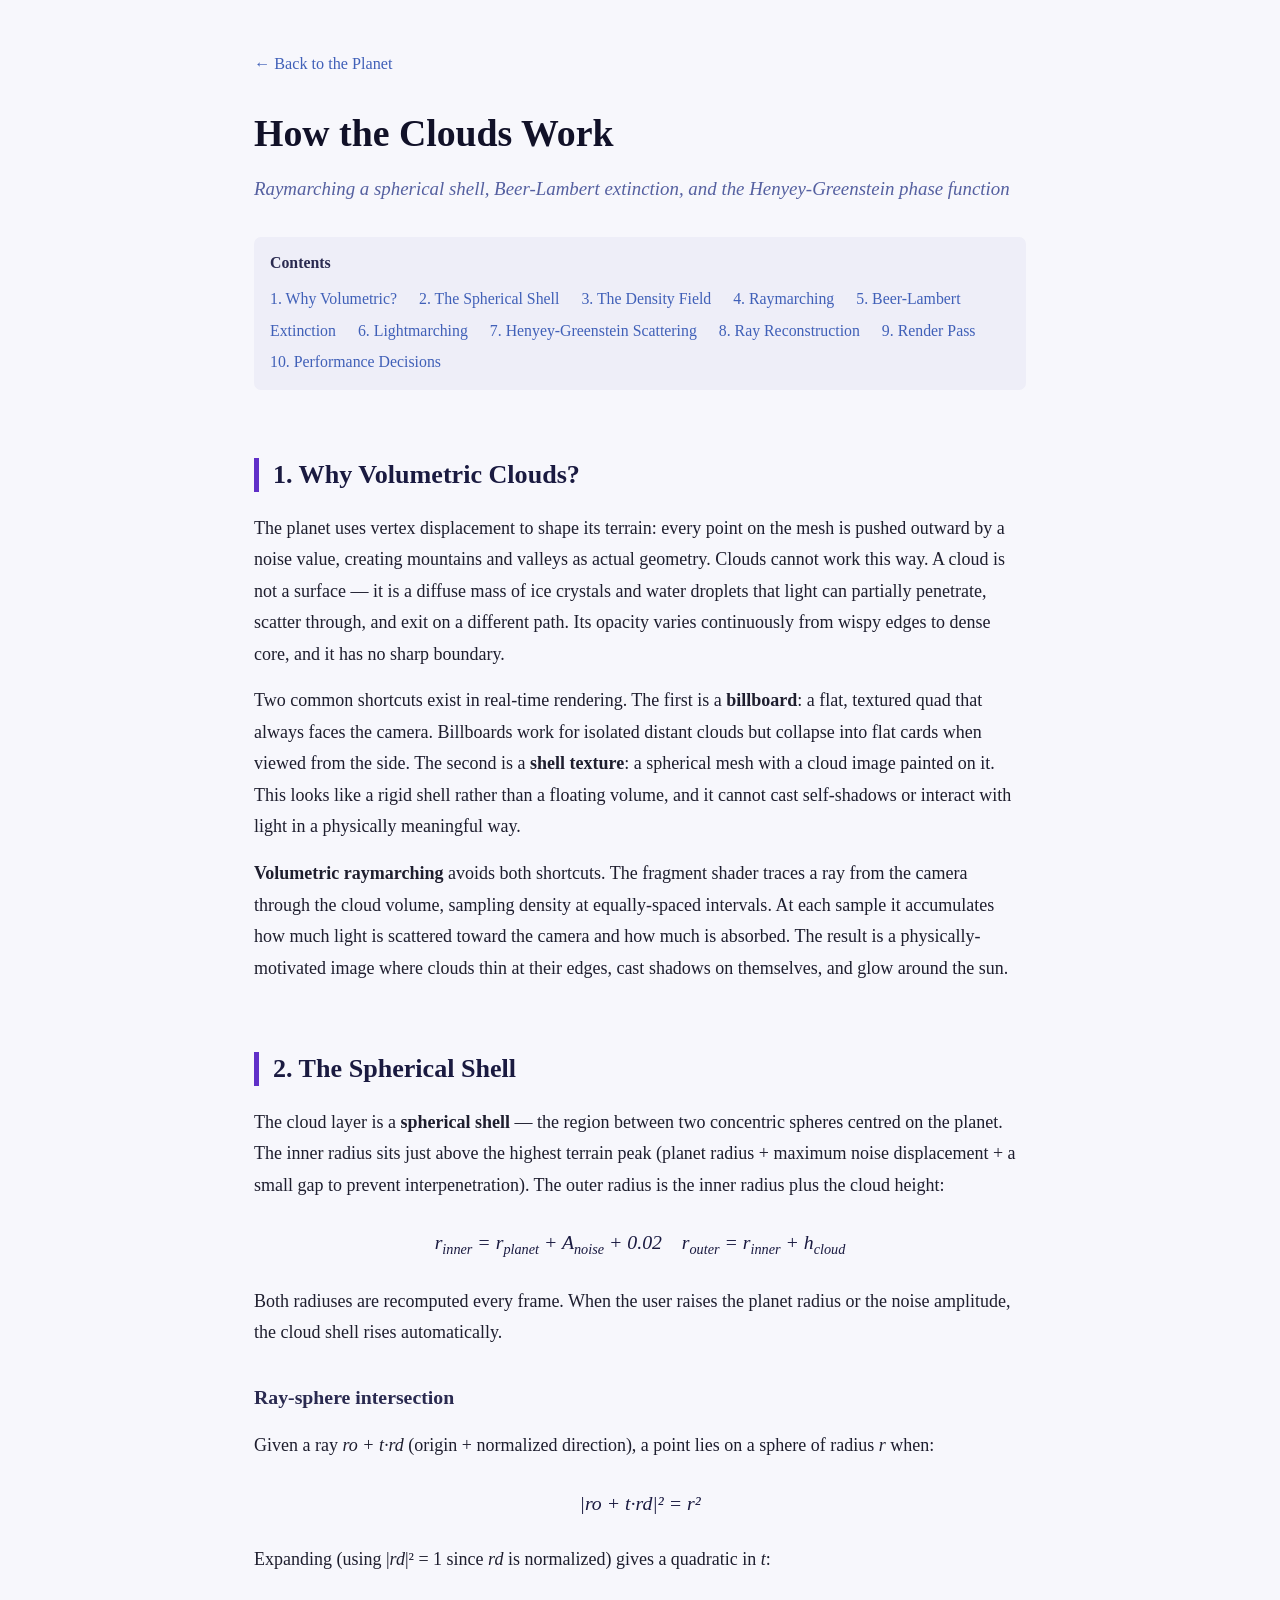
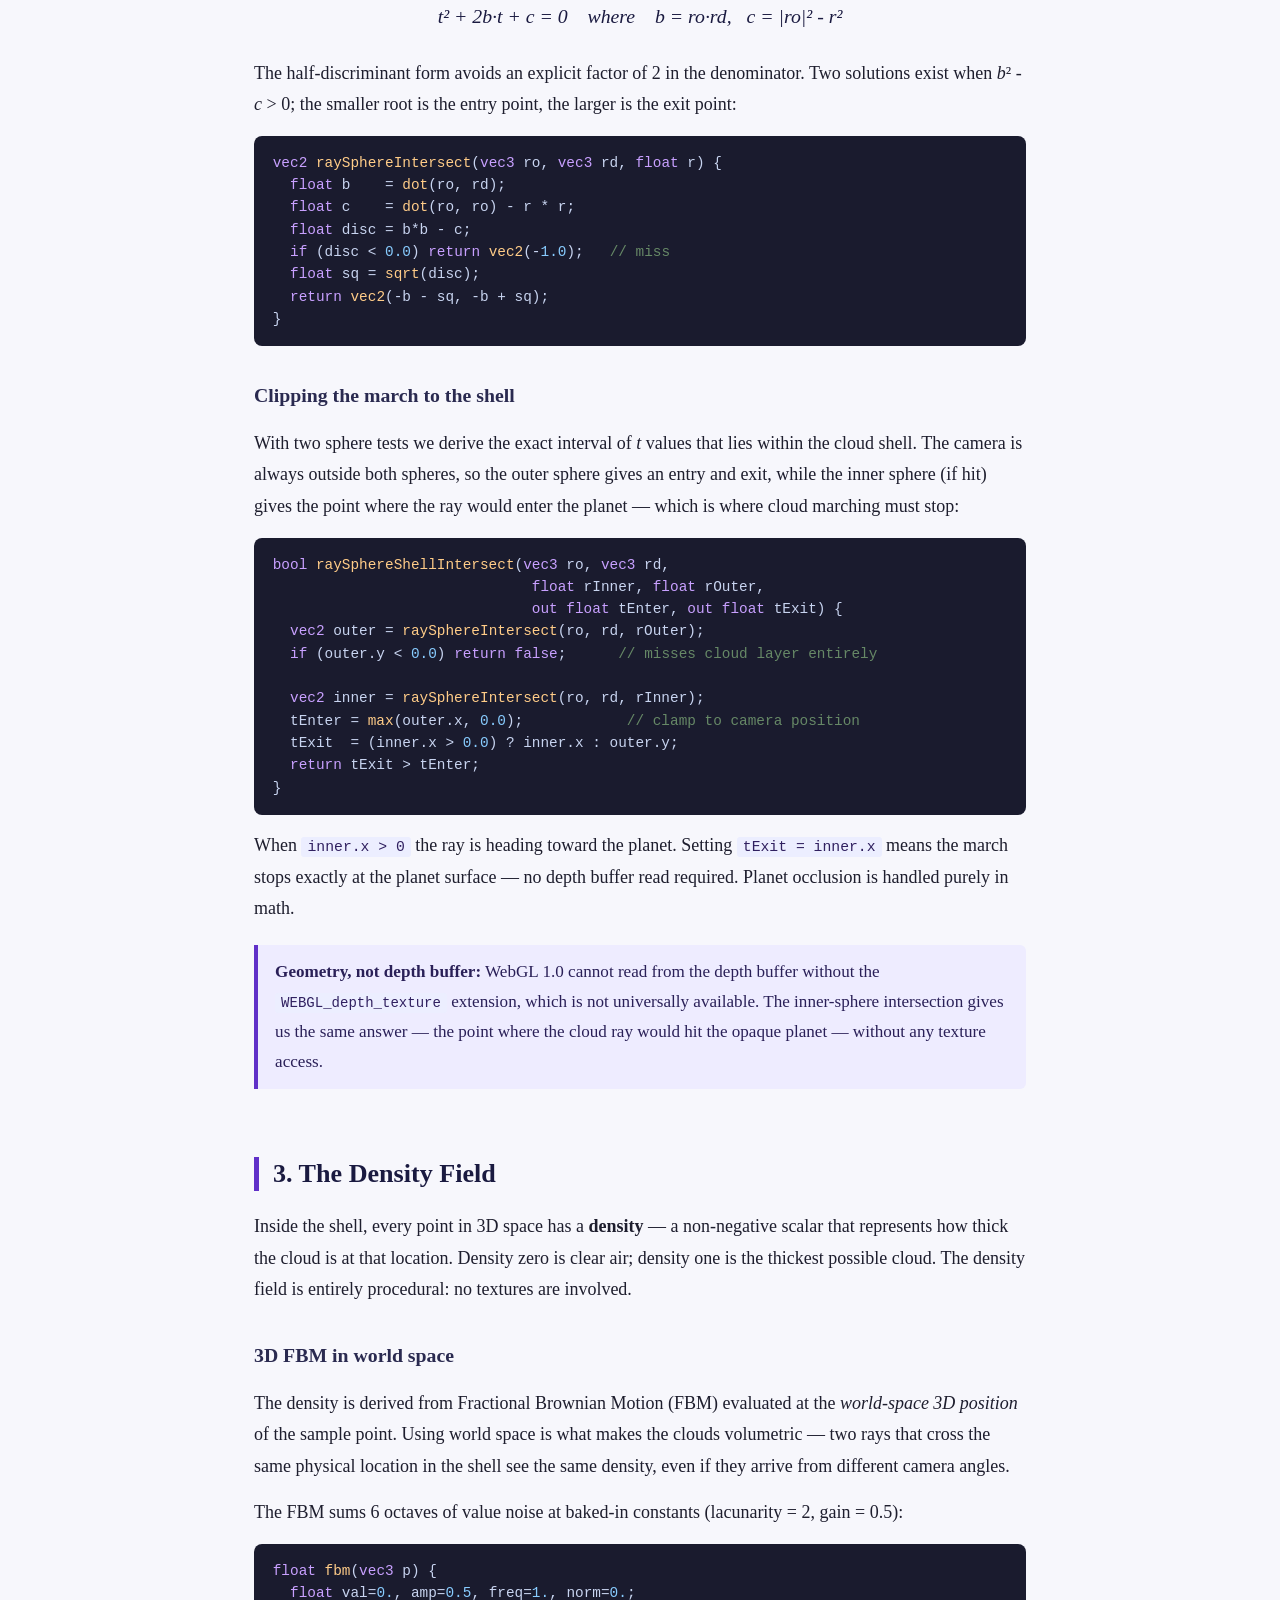
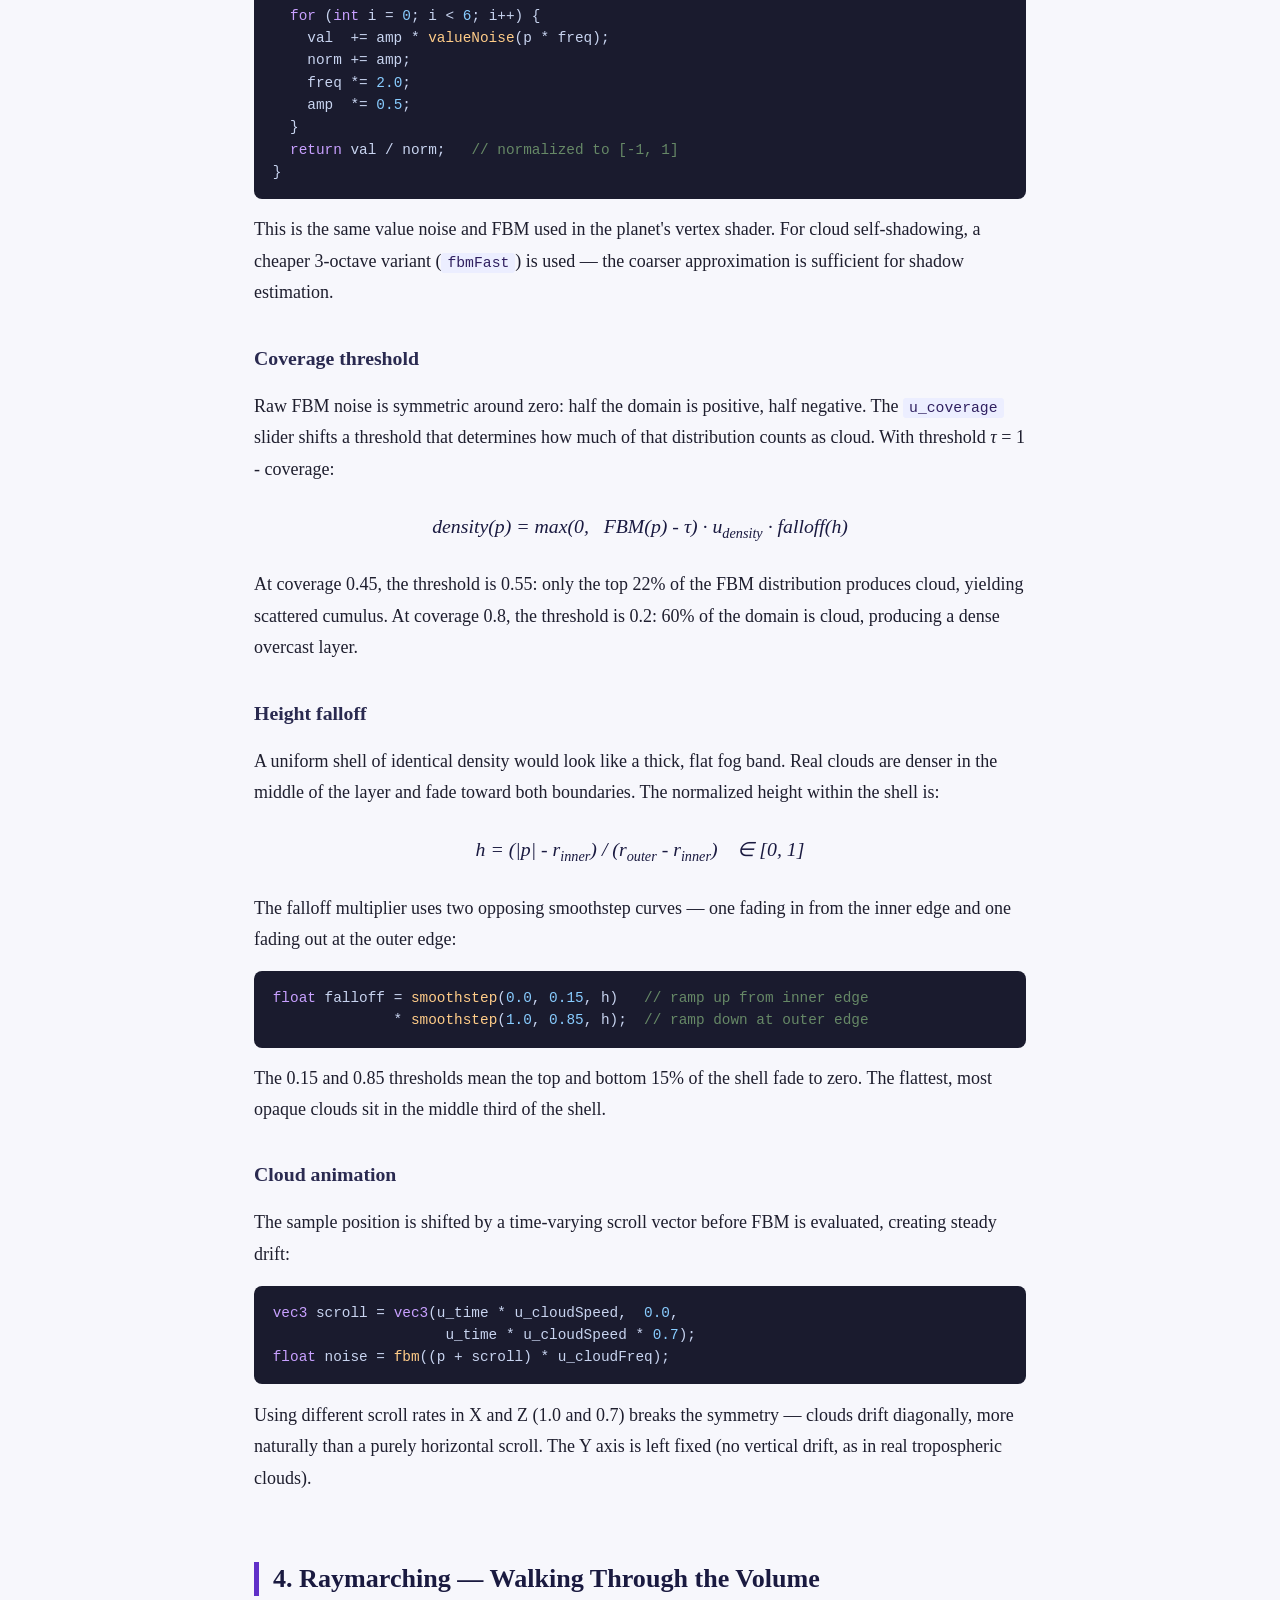
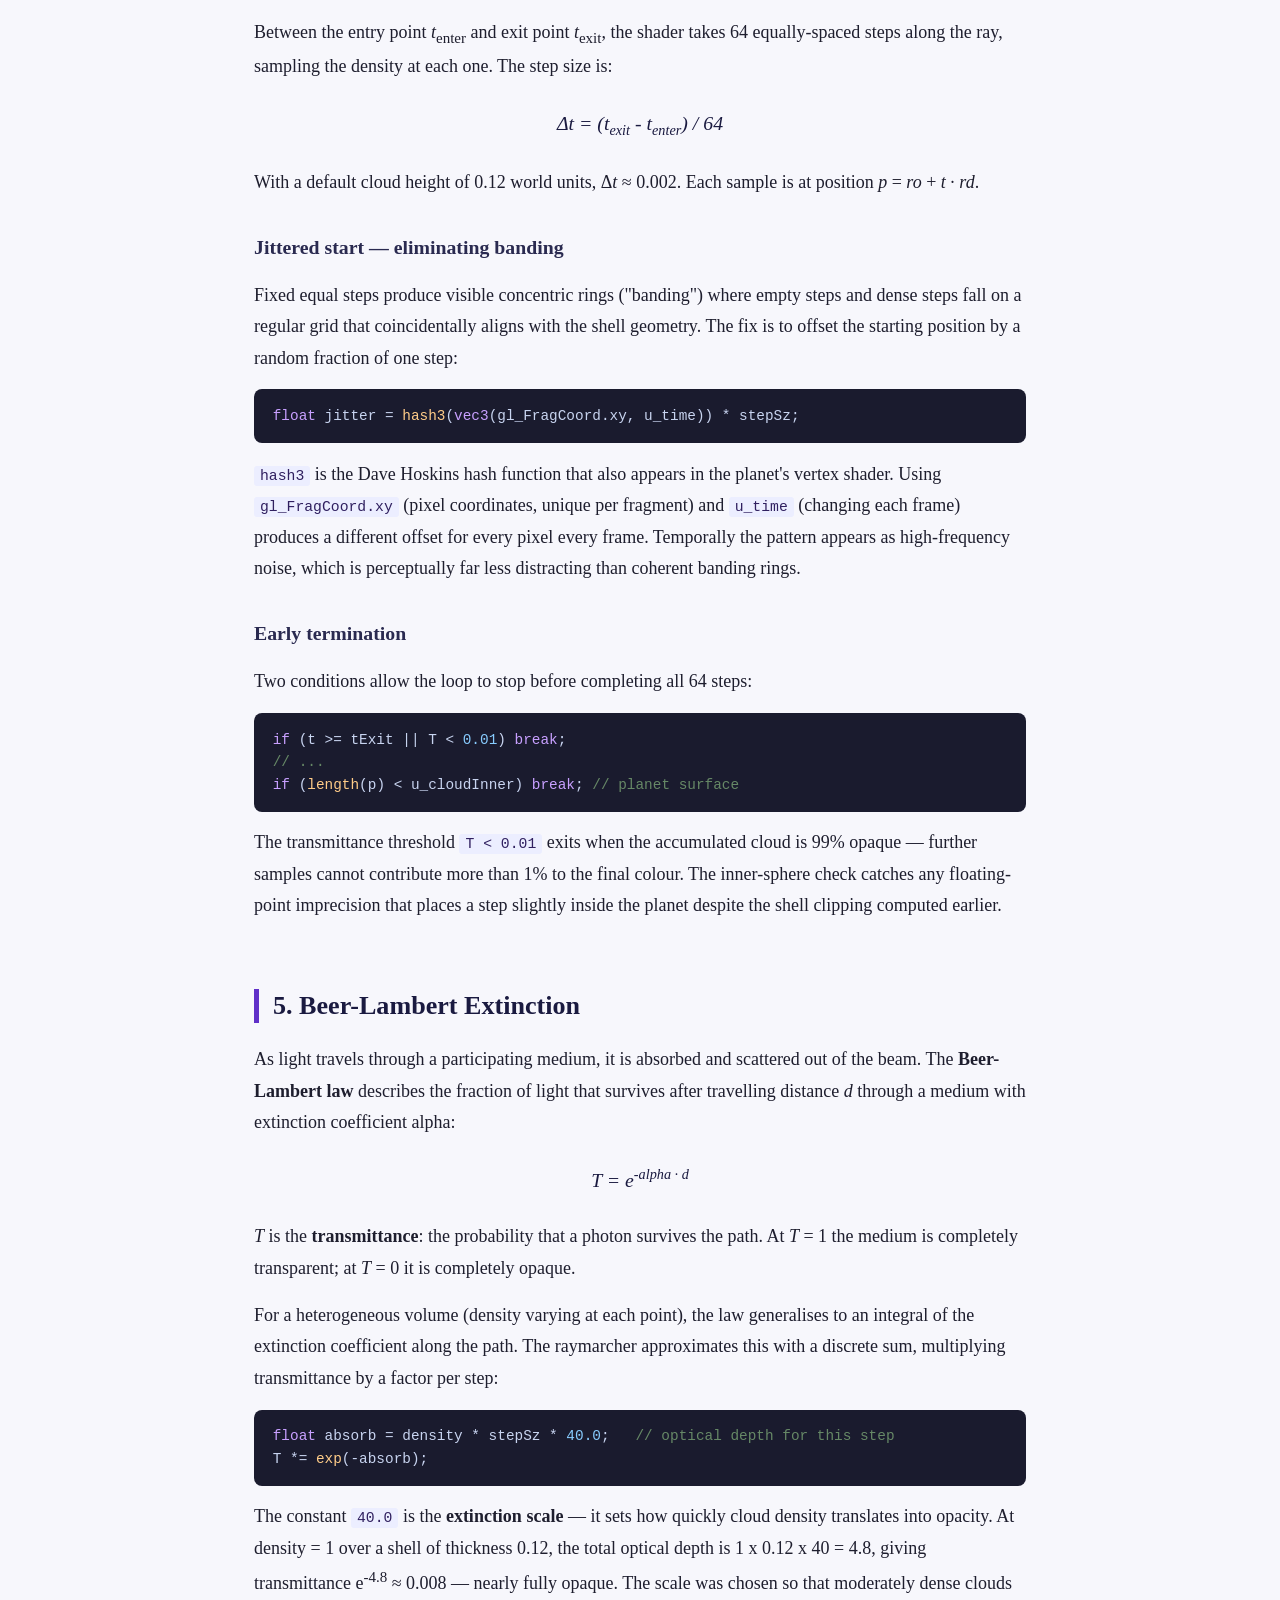
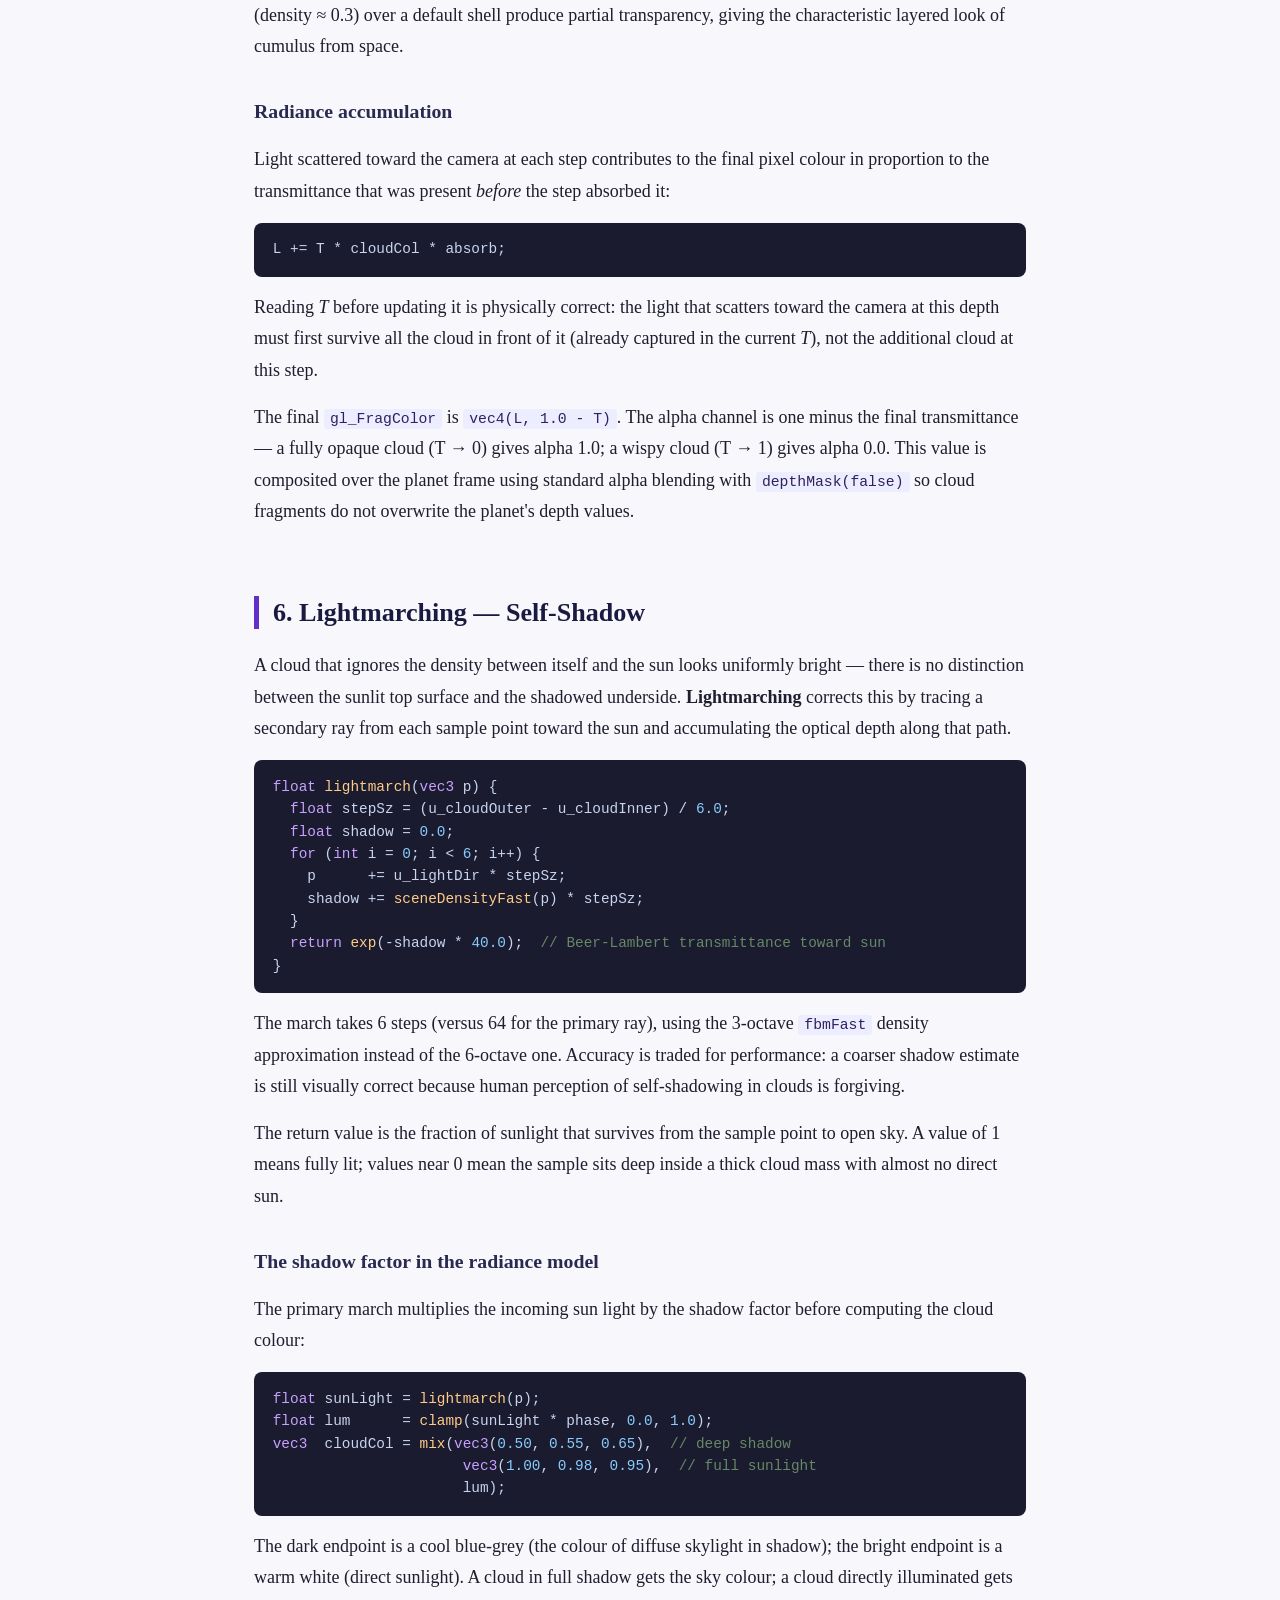
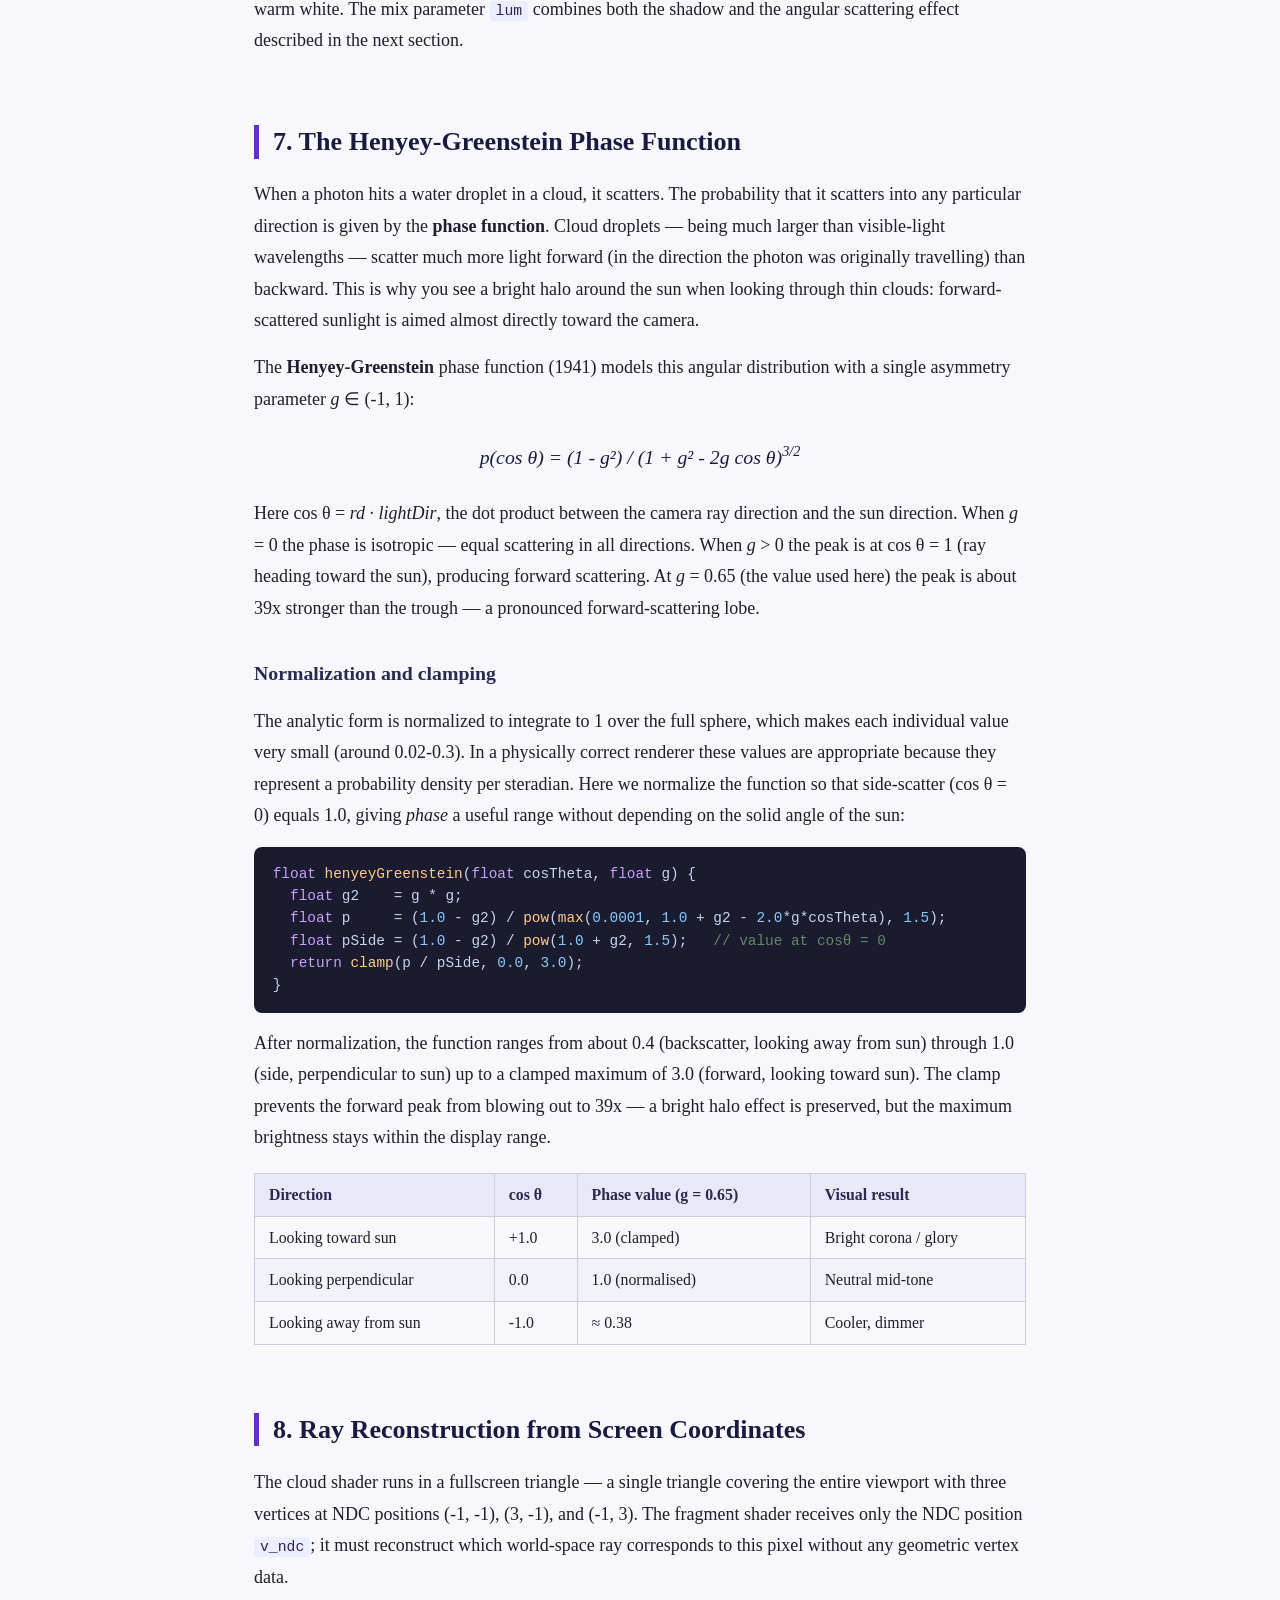
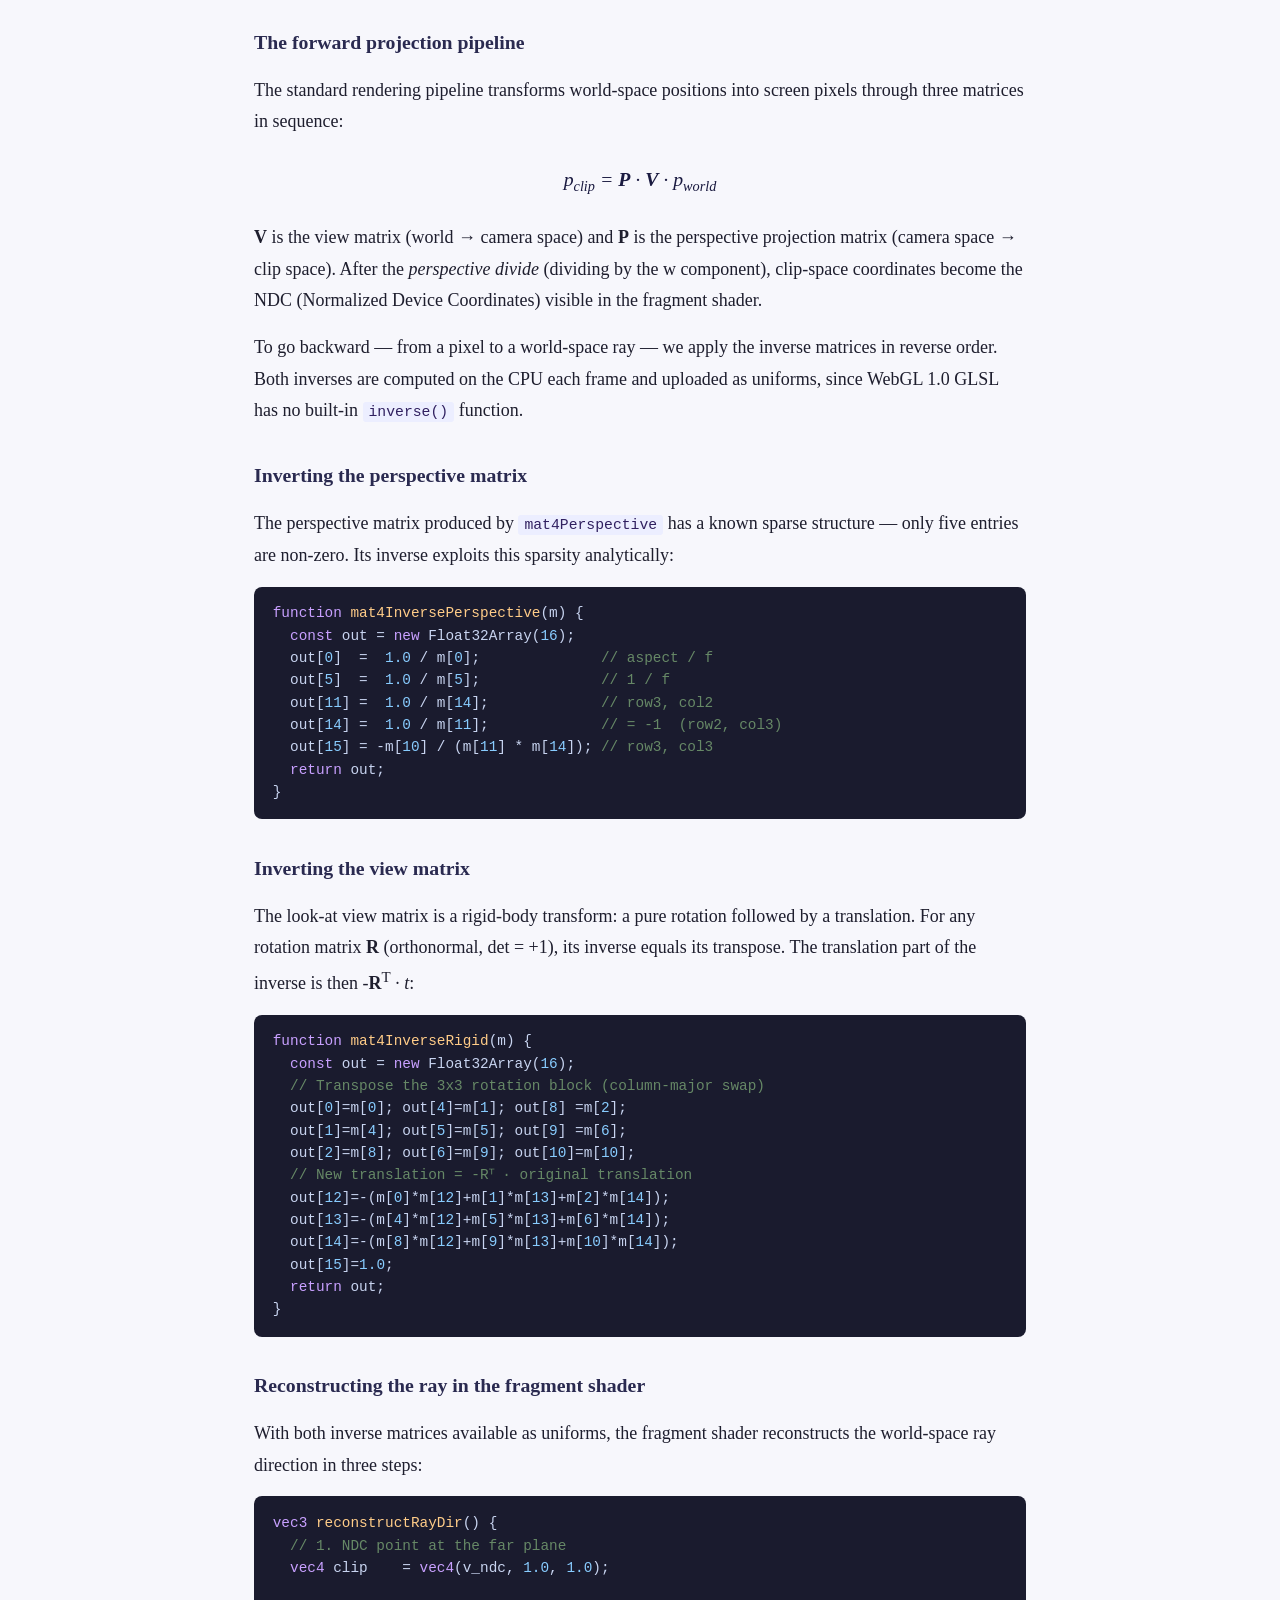
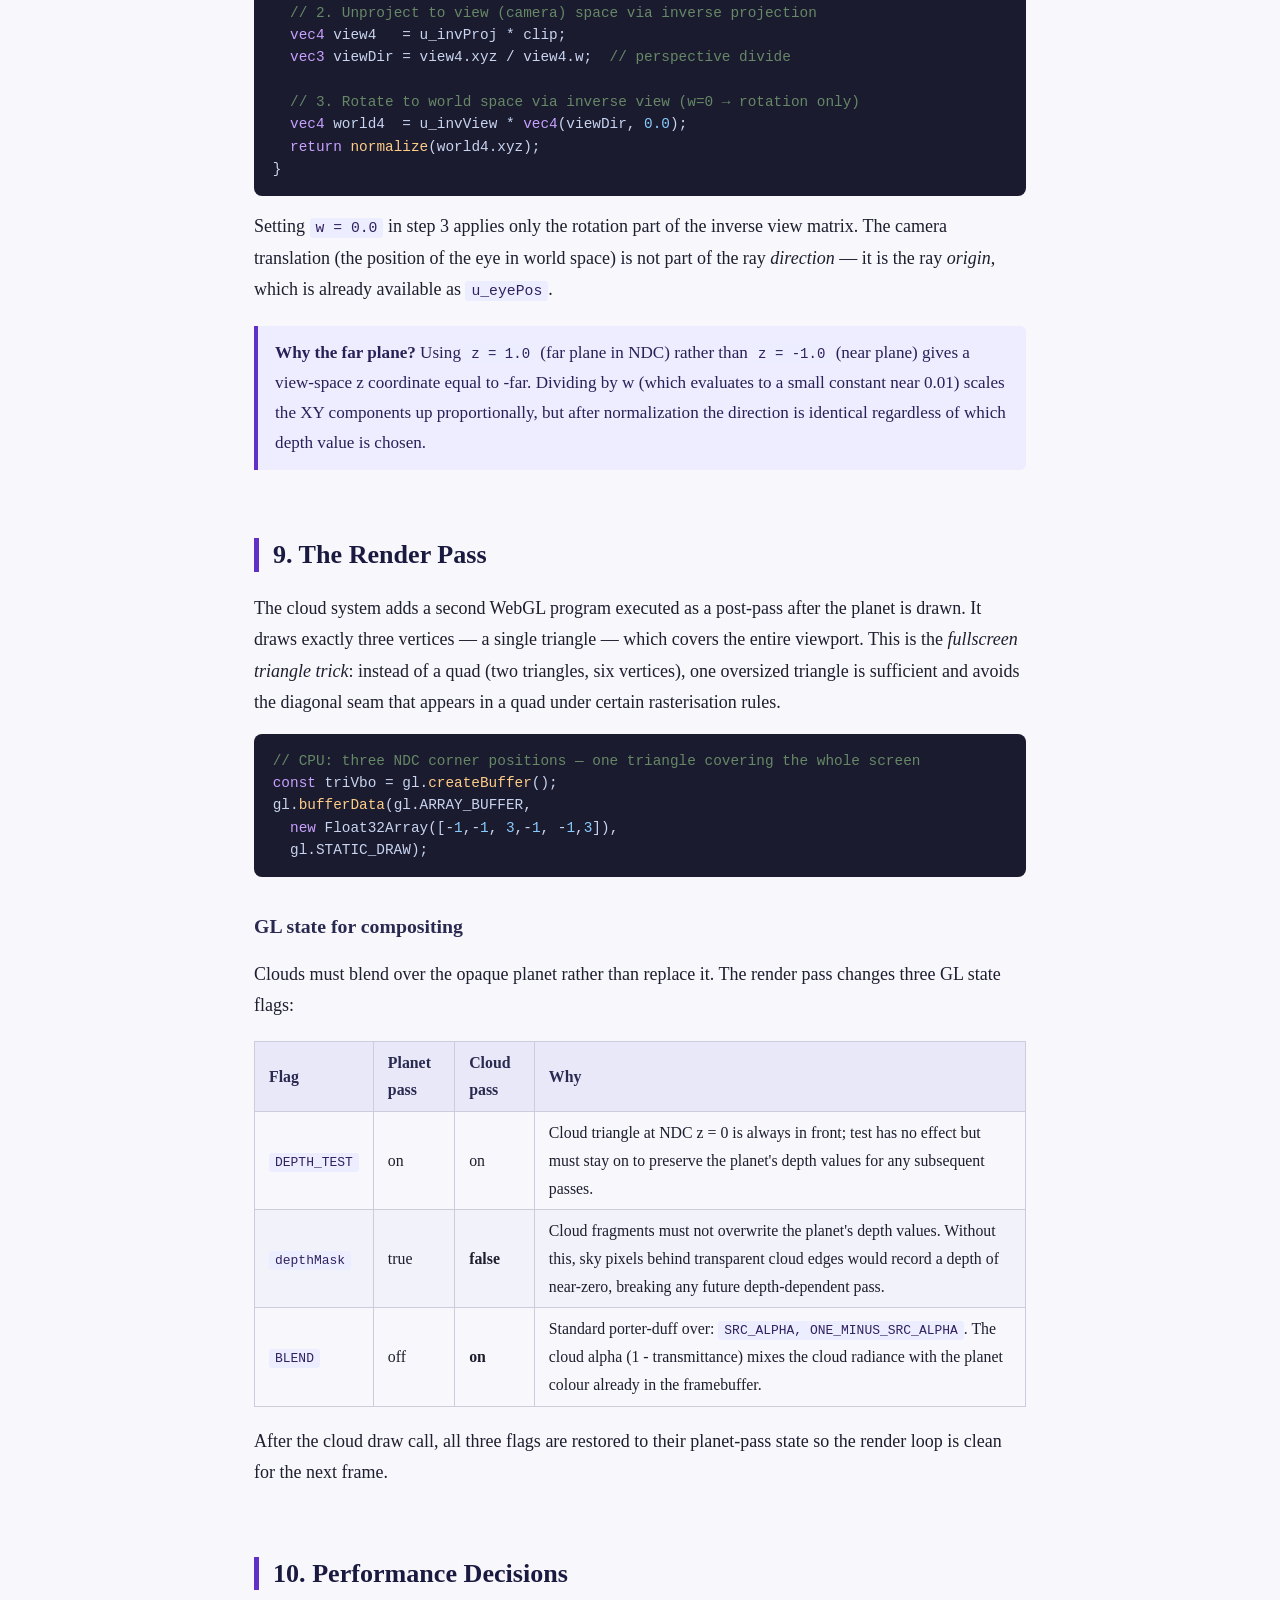
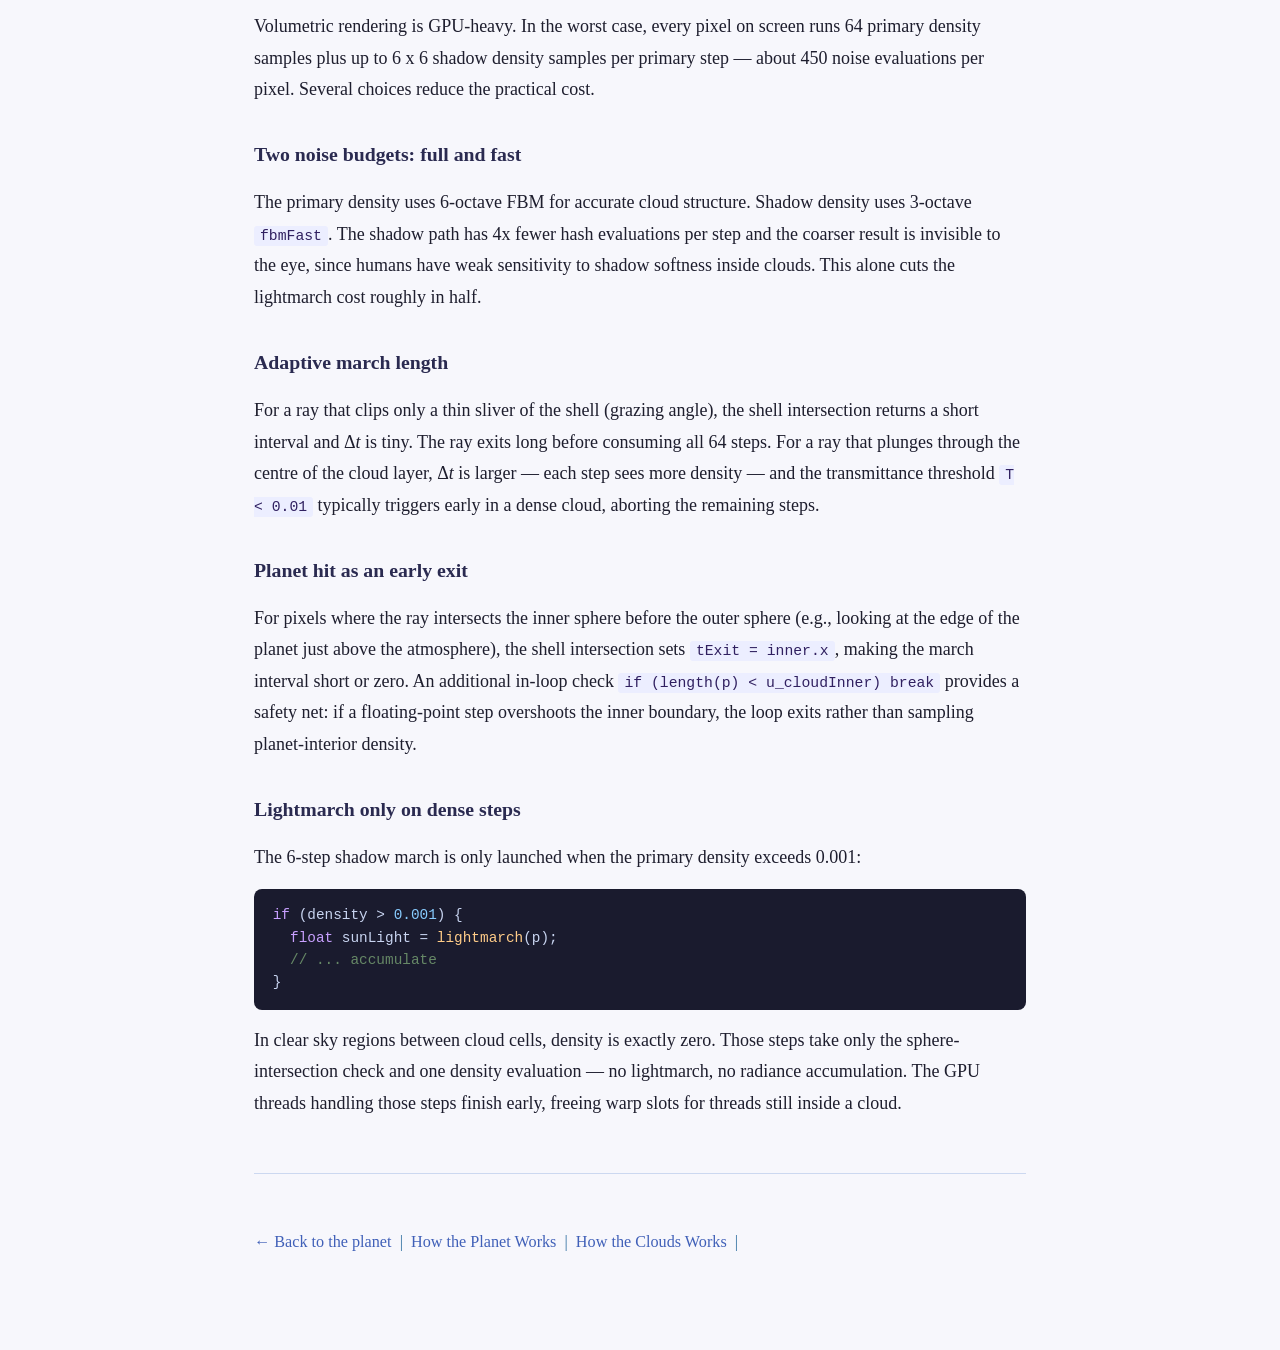
<file: cloud.html>
<!DOCTYPE html>
<html lang="en">
<head>
<meta charset="UTF-8">
<meta name="viewport" content="width=device-width, initial-scale=1.0">
<title>How the Clouds Work — MyLittlePlanet</title>
<link rel="stylesheet" href="css/blog_style.css">
</head>
<body>

<a class="back-link" href="index.html">&larr; Back to the Planet</a>

<h1>How the Clouds Work</h1>
<p class="subtitle">Raymarching a spherical shell, Beer-Lambert extinction, and the Henyey-Greenstein phase function</p>

<nav>
  <strong>Contents</strong>
  <a href="#why">1. Why Volumetric?</a>
  <a href="#shell">2. The Spherical Shell</a>
  <a href="#density">3. The Density Field</a>
  <a href="#march">4. Raymarching</a>
  <a href="#beer">5. Beer-Lambert Extinction</a>
  <a href="#light">6. Lightmarching</a>
  <a href="#phase">7. Henyey-Greenstein Scattering</a>
  <a href="#ray">8. Ray Reconstruction</a>
  <a href="#pass">9. Render Pass</a>
  <a href="#perf">10. Performance Decisions</a>
</nav>

<!-- ═══════════════════════════════════════════════════════
     SECTION 1: WHY VOLUMETRIC
     ═══════════════════════════════════════════════════════ -->
<h2 id="why">1. Why Volumetric Clouds?</h2>

<p>
The planet uses vertex displacement to shape its terrain: every point on the mesh is
pushed outward by a noise value, creating mountains and valleys as actual geometry.
Clouds cannot work this way. A cloud is not a surface — it is a diffuse mass of
ice crystals and water droplets that light can partially penetrate, scatter through,
and exit on a different path. Its opacity varies continuously from wispy edges to
dense core, and it has no sharp boundary.
</p>

<p>
Two common shortcuts exist in real-time rendering. The first is a <strong>billboard</strong>:
a flat, textured quad that always faces the camera. Billboards work for isolated distant
clouds but collapse into flat cards when viewed from the side. The second is a
<strong>shell texture</strong>: a spherical mesh with a cloud image painted on it.
This looks like a rigid shell rather than a floating volume, and it cannot cast self-shadows
or interact with light in a physically meaningful way.
</p>

<p>
<strong>Volumetric raymarching</strong> avoids both shortcuts. The fragment shader traces a ray
from the camera through the cloud volume, sampling density at equally-spaced intervals.
At each sample it accumulates how much light is scattered toward the camera and how much
is absorbed. The result is a physically-motivated image where clouds thin at their edges,
cast shadows on themselves, and glow around the sun.
</p>

<!-- ═══════════════════════════════════════════════════════
     SECTION 2: THE SPHERICAL SHELL
     ═══════════════════════════════════════════════════════ -->
<h2 id="shell">2. The Spherical Shell</h2>

<p>
The cloud layer is a <strong>spherical shell</strong> — the region between two concentric spheres
centred on the planet. The inner radius sits just above the highest terrain peak
(planet radius + maximum noise displacement + a small gap to prevent interpenetration).
The outer radius is the inner radius plus the cloud height:
</p>

<span class="eq">
  <i>r</i><sub>inner</sub> = <i>r</i><sub>planet</sub> + <i>A</i><sub>noise</sub> + 0.02
  &nbsp;&nbsp;
  <i>r</i><sub>outer</sub> = <i>r</i><sub>inner</sub> + <i>h</i><sub>cloud</sub>
</span>

<p>
Both radiuses are recomputed every frame. When the user raises the
planet radius or the noise amplitude, the cloud shell rises automatically.
</p>

<h3>Ray-sphere intersection</h3>

<p>
Given a ray <span style="font-style:italic">ro + t·rd</span> (origin + normalized direction),
a point lies on a sphere of radius <em>r</em> when:
</p>

<span class="eq">|<i>ro</i> + <i>t</i>·<i>rd</i>|² = <i>r</i>²</span>

<p>Expanding (using |<em>rd</em>|² = 1 since <em>rd</em> is normalized) gives a quadratic in <em>t</em>:</p>

<span class="eq">
  <i>t</i>² + 2<i>b</i>·<i>t</i> + <i>c</i> = 0
  &nbsp;&nbsp; where &nbsp;&nbsp;
  <i>b</i> = <i>ro</i>·<i>rd</i>, &nbsp; <i>c</i> = |<i>ro</i>|² - <i>r</i>²
</span>

<p>
The half-discriminant form avoids an explicit factor of 2 in the denominator.
Two solutions exist when <em>b</em>² - <em>c</em> > 0; the smaller root is the entry
point, the larger is the exit point:
</p>

<pre><code><span class="kw">vec2</span> <span class="fn">raySphereIntersect</span>(<span class="kw">vec3</span> ro, <span class="kw">vec3</span> rd, <span class="kw">float</span> r) {
  <span class="kw">float</span> b    = <span class="fn">dot</span>(ro, rd);
  <span class="kw">float</span> c    = <span class="fn">dot</span>(ro, ro) - r * r;
  <span class="kw">float</span> disc = b*b - c;
  <span class="kw">if</span> (disc < <span class="nm">0.0</span>) <span class="kw">return</span> <span class="fn">vec2</span>(-<span class="nm">1.0</span>);   <span class="cm">// miss</span>
  <span class="kw">float</span> sq = <span class="fn">sqrt</span>(disc);
  <span class="kw">return</span> <span class="fn">vec2</span>(-b - sq, -b + sq);
}</code></pre>

<h3>Clipping the march to the shell</h3>

<p>
With two sphere tests we derive the exact interval of <em>t</em> values
that lies within the cloud shell. The camera is always outside both spheres,
so the outer sphere gives an entry and exit, while the inner sphere (if hit)
gives the point where the ray would enter the planet — which is where cloud
marching must stop:
</p>

<pre><code><span class="kw">bool</span> <span class="fn">raySphereShellIntersect</span>(<span class="kw">vec3</span> ro, <span class="kw">vec3</span> rd,
                              <span class="kw">float</span> rInner, <span class="kw">float</span> rOuter,
                              <span class="kw">out float</span> tEnter, <span class="kw">out float</span> tExit) {
  <span class="kw">vec2</span> outer = <span class="fn">raySphereIntersect</span>(ro, rd, rOuter);
  <span class="kw">if</span> (outer.y < <span class="nm">0.0</span>) <span class="kw">return false</span>;      <span class="cm">// misses cloud layer entirely</span>

  <span class="kw">vec2</span> inner = <span class="fn">raySphereIntersect</span>(ro, rd, rInner);
  tEnter = <span class="fn">max</span>(outer.x, <span class="nm">0.0</span>);            <span class="cm">// clamp to camera position</span>
  tExit  = (inner.x > <span class="nm">0.0</span>) ? inner.x : outer.y;
  <span class="kw">return</span> tExit > tEnter;
}</code></pre>

<p>
When <code>inner.x > 0</code> the ray is heading toward the planet. Setting
<code>tExit = inner.x</code> means the march stops exactly at the planet surface —
no depth buffer read required. Planet occlusion is handled purely in math.
</p>

<div class="note">
<strong>Geometry, not depth buffer:</strong> WebGL 1.0 cannot read from the depth buffer without the
<code>WEBGL_depth_texture</code> extension, which is not universally available.
The inner-sphere intersection gives us the same answer — the point where
the cloud ray would hit the opaque planet — without any texture access.
</div>

<!-- ═══════════════════════════════════════════════════════
     SECTION 3: DENSITY FIELD
     ═══════════════════════════════════════════════════════ -->
<h2 id="density">3. The Density Field</h2>

<p>
Inside the shell, every point in 3D space has a <strong>density</strong> — a non-negative scalar
that represents how thick the cloud is at that location. Density zero is clear air;
density one is the thickest possible cloud. The density field is entirely procedural:
no textures are involved.
</p>

<h3>3D FBM in world space</h3>

<p>
The density is derived from Fractional Brownian Motion (FBM) evaluated at the
<em>world-space 3D position</em> of the sample point. Using world space is what makes the clouds volumetric — two rays that cross the same
physical location in the shell see the same density, even if they arrive from
different camera angles.
</p>

<p>
The FBM sums 6 octaves of value noise at baked-in constants (lacunarity = 2, gain = 0.5):
</p>

<pre><code><span class="kw">float</span> <span class="fn">fbm</span>(<span class="kw">vec3</span> p) {
  <span class="kw">float</span> val=<span class="nm">0.</span>, amp=<span class="nm">0.5</span>, freq=<span class="nm">1.</span>, norm=<span class="nm">0.</span>;
  <span class="kw">for</span> (<span class="kw">int</span> i = <span class="nm">0</span>; i < <span class="nm">6</span>; i++) {
    val  += amp * <span class="fn">valueNoise</span>(p * freq);
    norm += amp;
    freq *= <span class="nm">2.0</span>;
    amp  *= <span class="nm">0.5</span>;
  }
  <span class="kw">return</span> val / norm;   <span class="cm">// normalized to [-1, 1]</span>
}</code></pre>

<p>
This is the same value noise and FBM used in the planet's vertex shader.
For cloud self-shadowing, a cheaper 3-octave variant (<code>fbmFast</code>) is used —
the coarser approximation is sufficient for shadow estimation.
</p>

<h3>Coverage threshold</h3>

<p>
Raw FBM noise is symmetric around zero: half the domain is positive, half negative.
The <code>u_coverage</code> slider shifts a threshold that determines how much of that
distribution counts as cloud. With threshold <em>τ</em> = 1 - coverage:
</p>

<span class="eq">
  density(<i>p</i>) = max(0, &nbsp; FBM(<i>p</i>) - <i>τ</i>) · <i>u</i><sub>density</sub> · falloff(<i>h</i>)
</span>

<p>
At coverage 0.45, the threshold is 0.55: only the top 22% of the FBM distribution
produces cloud, yielding scattered cumulus. At coverage 0.8, the threshold is 0.2:
60% of the domain is cloud, producing a dense overcast layer.
</p>

<h3>Height falloff</h3>

<p>
A uniform shell of identical density would look like a thick, flat fog band. Real clouds
are denser in the middle of the layer and fade toward both boundaries.
The normalized height within the shell is:
</p>

<span class="eq">
  <i>h</i> = (|<i>p</i>| - <i>r</i><sub>inner</sub>) / (<i>r</i><sub>outer</sub> - <i>r</i><sub>inner</sub>)
  &nbsp;&nbsp; ∈ [0, 1]
</span>

<p>
The falloff multiplier uses two opposing smoothstep curves — one fading in from the
inner edge and one fading out at the outer edge:
</p>

<pre><code><span class="kw">float</span> falloff = <span class="fn">smoothstep</span>(<span class="nm">0.0</span>, <span class="nm">0.15</span>, h)   <span class="cm">// ramp up from inner edge</span>
              * <span class="fn">smoothstep</span>(<span class="nm">1.0</span>, <span class="nm">0.85</span>, h);  <span class="cm">// ramp down at outer edge</span></code></pre>

<p>
The 0.15 and 0.85 thresholds mean the top and bottom 15% of the shell fade to zero.
The flattest, most opaque clouds sit in the middle third of the shell.
</p>

<h3>Cloud animation</h3>

<p>
The sample position is shifted by a time-varying scroll vector before FBM is evaluated,
creating steady drift:
</p>

<pre><code><span class="kw">vec3</span> scroll = <span class="kw">vec3</span>(u_time * u_cloudSpeed,  <span class="nm">0.0</span>,
                    u_time * u_cloudSpeed * <span class="nm">0.7</span>);
<span class="kw">float</span> noise = <span class="fn">fbm</span>((p + scroll) * u_cloudFreq);</code></pre>

<p>
Using different scroll rates in X and Z (1.0 and 0.7) breaks the symmetry —
clouds drift diagonally, more naturally than a purely horizontal scroll.
The Y axis is left fixed (no vertical drift, as in real tropospheric clouds).
</p>

<!-- ═══════════════════════════════════════════════════════
     SECTION 4: RAYMARCHING
     ═══════════════════════════════════════════════════════ -->
<h2 id="march">4. Raymarching — Walking Through the Volume</h2>

<p>
Between the entry point <em>t</em><sub>enter</sub> and exit point <em>t</em><sub>exit</sub>,
the shader takes 64 equally-spaced steps along the ray, sampling the density at each one.
The step size is:
</p>

<span class="eq">
  Δ<i>t</i> = (<i>t</i><sub>exit</sub> - <i>t</i><sub>enter</sub>) / 64
</span>

<p>
With a default cloud height of 0.12 world units, Δ<em>t</em> ≈ 0.002. Each sample is at
position <em>p</em> = <em>ro</em> + <em>t</em> · <em>rd</em>.
</p>

<h3>Jittered start — eliminating banding</h3>

<p>
Fixed equal steps produce visible concentric rings ("banding") where empty steps
and dense steps fall on a regular grid that coincidentally aligns with the shell geometry.
The fix is to offset the starting position by a random fraction of one step:
</p>

<pre><code><span class="kw">float</span> jitter = <span class="fn">hash3</span>(<span class="kw">vec3</span>(gl_FragCoord.xy, u_time)) * stepSz;</code></pre>

<p>
<code>hash3</code> is the Dave Hoskins hash function that also appears in the planet's vertex shader.
Using <code>gl_FragCoord.xy</code> (pixel coordinates, unique per fragment) and
<code>u_time</code> (changing each frame) produces a different offset for every pixel
every frame. Temporally the pattern appears as high-frequency noise, which is perceptually
far less distracting than coherent banding rings.
</p>

<h3>Early termination</h3>

<p>
Two conditions allow the loop to stop before completing all 64 steps:
</p>

<pre><code><span class="kw">if</span> (t >= tExit || T < <span class="nm">0.01</span>) <span class="kw">break</span>;
<span class="cm">// ...</span>
<span class="kw">if</span> (<span class="fn">length</span>(p) < u_cloudInner) <span class="kw">break</span>; <span class="cm">// planet surface</span></code></pre>

<p>
The transmittance threshold <code>T &lt; 0.01</code> exits when the accumulated cloud is
99% opaque — further samples cannot contribute more than 1% to the final colour.
The inner-sphere check catches any floating-point imprecision that places a step
slightly inside the planet despite the shell clipping computed earlier.
</p>

<!-- ═══════════════════════════════════════════════════════
     SECTION 5: BEER-LAMBERT EXTINCTION
     ═══════════════════════════════════════════════════════ -->
<h2 id="beer">5. Beer-Lambert Extinction</h2>

<p>
As light travels through a participating medium, it is absorbed and scattered out of
the beam. The <strong>Beer-Lambert law</strong> describes the fraction of light that
survives after travelling distance <em>d</em> through a medium with extinction coefficient alpha:
</p>

<span class="eq">
  <i>T</i> = e<sup>-alpha · <i>d</i></sup>
</span>

<p>
<em>T</em> is the <strong>transmittance</strong>: the probability that a photon survives the path.
At <em>T</em> = 1 the medium is completely transparent; at <em>T</em> = 0 it is completely opaque.
</p>

<p>
For a heterogeneous volume (density varying at each point), the law generalises to
an integral of the extinction coefficient along the path. The raymarcher approximates
this with a discrete sum, multiplying transmittance by a factor per step:
</p>

<pre><code><span class="kw">float</span> absorb = density * stepSz * <span class="nm">40.0</span>;   <span class="cm">// optical depth for this step</span>
T *= <span class="fn">exp</span>(-absorb);</code></pre>

<p>
The constant <code>40.0</code> is the <strong>extinction scale</strong> — it sets how quickly
cloud density translates into opacity. At density = 1 over a shell of thickness 0.12,
the total optical depth is 1 x 0.12 x 40 = 4.8, giving transmittance
e<sup>-4.8</sup> ≈ 0.008 — nearly fully opaque. The scale was chosen so that
moderately dense clouds (density ≈ 0.3) over a default shell produce partial transparency,
giving the characteristic layered look of cumulus from space.
</p>

<h3>Radiance accumulation</h3>

<p>
Light scattered toward the camera at each step contributes to the final pixel colour
in proportion to the transmittance that was present <em>before</em> the step absorbed it:
</p>

<pre><code>L += T * cloudCol * absorb;</code></pre>

<p>
Reading <em>T</em> before updating it is physically correct: the light that scatters
toward the camera at this depth must first survive all the cloud in front of it
(already captured in the current <em>T</em>), not the additional cloud at this step.
</p>

<p>
The final <code>gl_FragColor</code> is <code>vec4(L, 1.0 - T)</code>.
The alpha channel is one minus the final transmittance — a fully opaque cloud
(T → 0) gives alpha 1.0; a wispy cloud (T → 1) gives alpha 0.0.
This value is composited over the planet frame using standard alpha blending
with <code>depthMask(false)</code> so cloud fragments do not overwrite the planet's depth values.
</p>

<!-- ═══════════════════════════════════════════════════════
     SECTION 6: LIGHTMARCHING
     ═══════════════════════════════════════════════════════ -->
<h2 id="light">6. Lightmarching — Self-Shadow</h2>

<p>
A cloud that ignores the density between itself and the sun looks uniformly bright —
there is no distinction between the sunlit top surface and the shadowed underside.
<strong>Lightmarching</strong> corrects this by tracing a secondary ray from each sample
point toward the sun and accumulating the optical depth along that path.
</p>

<pre><code><span class="kw">float</span> <span class="fn">lightmarch</span>(<span class="kw">vec3</span> p) {
  <span class="kw">float</span> stepSz = (u_cloudOuter - u_cloudInner) / <span class="nm">6.0</span>;
  <span class="kw">float</span> shadow = <span class="nm">0.0</span>;
  <span class="kw">for</span> (<span class="kw">int</span> i = <span class="nm">0</span>; i < <span class="nm">6</span>; i++) {
    p      += u_lightDir * stepSz;
    shadow += <span class="fn">sceneDensityFast</span>(p) * stepSz;
  }
  <span class="kw">return</span> <span class="fn">exp</span>(-shadow * <span class="nm">40.0</span>);  <span class="cm">// Beer-Lambert transmittance toward sun</span>
}</code></pre>

<p>
The march takes 6 steps (versus 64 for the primary ray), using the 3-octave
<code>fbmFast</code> density approximation instead of the 6-octave one. Accuracy is
traded for performance: a coarser shadow estimate is still visually correct because
human perception of self-shadowing in clouds is forgiving.
</p>

<p>
The return value is the fraction of sunlight that survives from the sample point
to open sky. A value of 1 means fully lit; values near 0 mean the sample sits
deep inside a thick cloud mass with almost no direct sun.
</p>

<h3>The shadow factor in the radiance model</h3>

<p>
The primary march multiplies the incoming sun light by the shadow factor before
computing the cloud colour:
</p>

<pre><code><span class="kw">float</span> sunLight = <span class="fn">lightmarch</span>(p);
<span class="kw">float</span> lum      = <span class="fn">clamp</span>(sunLight * phase, <span class="nm">0.0</span>, <span class="nm">1.0</span>);
<span class="kw">vec3</span>  cloudCol = <span class="fn">mix</span>(<span class="kw">vec3</span>(<span class="nm">0.50</span>, <span class="nm">0.55</span>, <span class="nm">0.65</span>),  <span class="cm">// deep shadow</span>
                      <span class="kw">vec3</span>(<span class="nm">1.00</span>, <span class="nm">0.98</span>, <span class="nm">0.95</span>),  <span class="cm">// full sunlight</span>
                      lum);</code></pre>

<p>
The dark endpoint is a cool blue-grey (the colour of diffuse skylight in shadow);
the bright endpoint is a warm white (direct sunlight). A cloud in full shadow
gets the sky colour; a cloud directly illuminated gets warm white.
The mix parameter <code>lum</code> combines both the shadow and the angular scattering
effect described in the next section.
</p>

<!-- ═══════════════════════════════════════════════════════
     SECTION 7: HENYEY-GREENSTEIN
     ═══════════════════════════════════════════════════════ -->
<h2 id="phase">7. The Henyey-Greenstein Phase Function</h2>

<p>
When a photon hits a water droplet in a cloud, it scatters. The probability that it
scatters into any particular direction is given by the <strong>phase function</strong>.
Cloud droplets — being much larger than visible-light wavelengths — scatter much more
light forward (in the direction the photon was originally travelling) than backward.
This is why you see a bright halo around the sun when looking through thin clouds:
forward-scattered sunlight is aimed almost directly toward the camera.
</p>

<p>
The <strong>Henyey-Greenstein</strong> phase function (1941) models this angular distribution
with a single asymmetry parameter <em>g</em> ∈ (-1, 1):
</p>

<span class="eq">
  <i>p</i>(cos θ) = (1 - <i>g</i>²) /
  (1 + <i>g</i>² - 2<i>g</i> cos θ)<sup>3/2</sup>
</span>

<p>
Here cos θ = <em>rd</em> · <em>lightDir</em>, the dot product between the camera ray direction
and the sun direction. When <em>g</em> = 0 the phase is isotropic — equal scattering in
all directions. When <em>g</em> > 0 the peak is at cos θ = 1 (ray heading toward the sun),
producing forward scattering. At <em>g</em> = 0.65 (the value used here) the peak is
about 39x stronger than the trough — a pronounced forward-scattering lobe.
</p>

<h3>Normalization and clamping</h3>

<p>
The analytic form is normalized to integrate to 1 over the full sphere, which makes each
individual value very small (around 0.02-0.3). In a physically correct renderer these values
are appropriate because they represent a probability density per steradian. Here we
normalize the function so that side-scatter (cos θ = 0) equals 1.0, giving <em>phase</em> a
useful range without depending on the solid angle of the sun:
</p>

<pre><code><span class="kw">float</span> <span class="fn">henyeyGreenstein</span>(<span class="kw">float</span> cosTheta, <span class="kw">float</span> g) {
  <span class="kw">float</span> g2    = g * g;
  <span class="kw">float</span> p     = (<span class="nm">1.0</span> - g2) / <span class="fn">pow</span>(<span class="fn">max</span>(<span class="nm">0.0001</span>, <span class="nm">1.0</span> + g2 - <span class="nm">2.0</span>*g*cosTheta), <span class="nm">1.5</span>);
  <span class="kw">float</span> pSide = (<span class="nm">1.0</span> - g2) / <span class="fn">pow</span>(<span class="nm">1.0</span> + g2, <span class="nm">1.5</span>);   <span class="cm">// value at cosθ = 0</span>
  <span class="kw">return</span> <span class="fn">clamp</span>(p / pSide, <span class="nm">0.0</span>, <span class="nm">3.0</span>);
}</code></pre>

<p>
After normalization, the function ranges from about 0.4 (backscatter, looking away from sun)
through 1.0 (side, perpendicular to sun) up to a clamped maximum of 3.0 (forward, looking
toward sun). The clamp prevents the forward peak from blowing out to 39x — a bright halo
effect is preserved, but the maximum brightness stays within the display range.
</p>

<table>
  <thead><tr><th>Direction</th><th>cos θ</th><th>Phase value (g = 0.65)</th><th>Visual result</th></tr></thead>
  <tbody>
    <tr><td>Looking toward sun</td><td>+1.0</td><td>3.0 (clamped)</td><td>Bright corona / glory</td></tr>
    <tr><td>Looking perpendicular</td><td>0.0</td><td>1.0 (normalised)</td><td>Neutral mid-tone</td></tr>
    <tr><td>Looking away from sun</td><td>-1.0</td><td>≈ 0.38</td><td>Cooler, dimmer</td></tr>
  </tbody>
</table>

<!-- ═══════════════════════════════════════════════════════
     SECTION 8: RAY RECONSTRUCTION
     ═══════════════════════════════════════════════════════ -->
<h2 id="ray">8. Ray Reconstruction from Screen Coordinates</h2>

<p>
The cloud shader runs in a fullscreen triangle — a single triangle covering the entire
viewport with three vertices at NDC positions (-1, -1), (3, -1), and (-1, 3).
The fragment shader receives only the NDC position <code>v_ndc</code>; it must reconstruct
which world-space ray corresponds to this pixel without any geometric vertex data.
</p>

<h3>The forward projection pipeline</h3>

<p>
The standard rendering pipeline transforms world-space positions into screen pixels through
three matrices in sequence:
</p>

<span class="eq">
  <i>p</i><sub>clip</sub> = <b>P</b> · <b>V</b> · <i>p</i><sub>world</sub>
</span>

<p>
<strong>V</strong> is the view matrix (world → camera space) and
<strong>P</strong> is the perspective projection matrix (camera space → clip space).
After the <em>perspective divide</em> (dividing by the w component), clip-space
coordinates become the NDC (Normalized Device Coordinates) visible in the fragment shader.
</p>

<p>
To go backward — from a pixel to a world-space ray — we apply the inverse matrices in reverse order.
Both inverses are computed on the CPU each frame and uploaded as uniforms,
since WebGL 1.0 GLSL has no built-in <code>inverse()</code> function.
</p>

<h3>Inverting the perspective matrix</h3>

<p>
The perspective matrix produced by <code>mat4Perspective</code> has a known sparse structure —
only five entries are non-zero. Its inverse exploits this sparsity analytically:
</p>

<pre><code><span class="kw">function</span> <span class="fn">mat4InversePerspective</span>(m) {
  <span class="kw">const</span> out = <span class="kw">new</span> Float32Array(<span class="nm">16</span>);
  out[<span class="nm">0</span>]  =  <span class="nm">1.0</span> / m[<span class="nm">0</span>];              <span class="cm">// aspect / f</span>
  out[<span class="nm">5</span>]  =  <span class="nm">1.0</span> / m[<span class="nm">5</span>];              <span class="cm">// 1 / f</span>
  out[<span class="nm">11</span>] =  <span class="nm">1.0</span> / m[<span class="nm">14</span>];             <span class="cm">// row3, col2</span>
  out[<span class="nm">14</span>] =  <span class="nm">1.0</span> / m[<span class="nm">11</span>];             <span class="cm">// = -1  (row2, col3)</span>
  out[<span class="nm">15</span>] = -m[<span class="nm">10</span>] / (m[<span class="nm">11</span>] * m[<span class="nm">14</span>]); <span class="cm">// row3, col3</span>
  <span class="kw">return</span> out;
}</code></pre>

<h3>Inverting the view matrix</h3>

<p>
The look-at view matrix is a rigid-body transform: a pure rotation followed by a translation.
For any rotation matrix <strong>R</strong> (orthonormal, det = +1), its inverse equals its transpose.
The translation part of the inverse is then -<strong>R</strong><sup>T</sup> · <em>t</em>:
</p>

<pre><code><span class="kw">function</span> <span class="fn">mat4InverseRigid</span>(m) {
  <span class="kw">const</span> out = <span class="kw">new</span> Float32Array(<span class="nm">16</span>);
  <span class="cm">// Transpose the 3x3 rotation block (column-major swap)</span>
  out[<span class="nm">0</span>]=m[<span class="nm">0</span>]; out[<span class="nm">4</span>]=m[<span class="nm">1</span>]; out[<span class="nm">8</span>] =m[<span class="nm">2</span>];
  out[<span class="nm">1</span>]=m[<span class="nm">4</span>]; out[<span class="nm">5</span>]=m[<span class="nm">5</span>]; out[<span class="nm">9</span>] =m[<span class="nm">6</span>];
  out[<span class="nm">2</span>]=m[<span class="nm">8</span>]; out[<span class="nm">6</span>]=m[<span class="nm">9</span>]; out[<span class="nm">10</span>]=m[<span class="nm">10</span>];
  <span class="cm">// New translation = -Rᵀ · original translation</span>
  out[<span class="nm">12</span>]=-(m[<span class="nm">0</span>]*m[<span class="nm">12</span>]+m[<span class="nm">1</span>]*m[<span class="nm">13</span>]+m[<span class="nm">2</span>]*m[<span class="nm">14</span>]);
  out[<span class="nm">13</span>]=-(m[<span class="nm">4</span>]*m[<span class="nm">12</span>]+m[<span class="nm">5</span>]*m[<span class="nm">13</span>]+m[<span class="nm">6</span>]*m[<span class="nm">14</span>]);
  out[<span class="nm">14</span>]=-(m[<span class="nm">8</span>]*m[<span class="nm">12</span>]+m[<span class="nm">9</span>]*m[<span class="nm">13</span>]+m[<span class="nm">10</span>]*m[<span class="nm">14</span>]);
  out[<span class="nm">15</span>]=<span class="nm">1.0</span>;
  <span class="kw">return</span> out;
}</code></pre>

<h3>Reconstructing the ray in the fragment shader</h3>

<p>
With both inverse matrices available as uniforms, the fragment shader reconstructs
the world-space ray direction in three steps:
</p>

<pre><code><span class="kw">vec3</span> <span class="fn">reconstructRayDir</span>() {
  <span class="cm">// 1. NDC point at the far plane</span>
  <span class="kw">vec4</span> clip    = <span class="kw">vec4</span>(v_ndc, <span class="nm">1.0</span>, <span class="nm">1.0</span>);

  <span class="cm">// 2. Unproject to view (camera) space via inverse projection</span>
  <span class="kw">vec4</span> view4   = u_invProj * clip;
  <span class="kw">vec3</span> viewDir = view4.xyz / view4.w;  <span class="cm">// perspective divide</span>

  <span class="cm">// 3. Rotate to world space via inverse view (w=0 → rotation only)</span>
  <span class="kw">vec4</span> world4  = u_invView * <span class="kw">vec4</span>(viewDir, <span class="nm">0.0</span>);
  <span class="kw">return</span> <span class="fn">normalize</span>(world4.xyz);
}</code></pre>

<p>
Setting <code>w = 0.0</code> in step 3 applies only the rotation part of the
inverse view matrix. The camera translation (the position of the eye in world space)
is not part of the ray <em>direction</em> — it is the ray <em>origin</em>, which is
already available as <code>u_eyePos</code>.
</p>

<div class="note">
<strong>Why the far plane?</strong> Using <code>z = 1.0</code> (far plane in NDC) rather than
<code>z = -1.0</code> (near plane) gives a view-space z coordinate equal to -far.
Dividing by w (which evaluates to a small constant near 0.01) scales the XY
components up proportionally, but after normalization the direction is identical
regardless of which depth value is chosen.
</div>

<!-- ═══════════════════════════════════════════════════════
     SECTION 9: RENDER PASS
     ═══════════════════════════════════════════════════════ -->
<h2 id="pass">9. The Render Pass</h2>

<p>
The cloud system adds a second WebGL program executed as a post-pass after the planet
is drawn. It draws exactly three vertices — a single triangle — which covers the
entire viewport. This is the <em>fullscreen triangle trick</em>: instead of a quad
(two triangles, six vertices), one oversized triangle is sufficient and avoids the
diagonal seam that appears in a quad under certain rasterisation rules.
</p>

<pre><code><span class="cm">// CPU: three NDC corner positions — one triangle covering the whole screen</span>
<span class="kw">const</span> triVbo = gl.<span class="fn">createBuffer</span>();
gl.<span class="fn">bufferData</span>(gl.ARRAY_BUFFER,
  <span class="kw">new</span> Float32Array([-<span class="nm">1</span>,-<span class="nm">1</span>, <span class="nm">3</span>,-<span class="nm">1</span>, -<span class="nm">1</span>,<span class="nm">3</span>]),
  gl.STATIC_DRAW);</code></pre>

<h3>GL state for compositing</h3>

<p>
Clouds must blend over the opaque planet rather than replace it.
The render pass changes three GL state flags:
</p>

<table>
  <thead><tr><th>Flag</th><th>Planet pass</th><th>Cloud pass</th><th>Why</th></tr></thead>
  <tbody>
    <tr><td><code>DEPTH_TEST</code></td><td>on</td><td>on</td>
        <td>Cloud triangle at NDC z = 0 is always in front; test has no effect but must stay on to preserve the planet's depth values for any subsequent passes.</td></tr>
    <tr><td><code>depthMask</code></td><td>true</td><td><strong>false</strong></td>
        <td>Cloud fragments must not overwrite the planet's depth values. Without this, sky pixels behind transparent cloud edges would record a depth of near-zero, breaking any future depth-dependent pass.</td></tr>
    <tr><td><code>BLEND</code></td><td>off</td><td><strong>on</strong></td>
        <td>Standard porter-duff over: <code>SRC_ALPHA, ONE_MINUS_SRC_ALPHA</code>. The cloud alpha (1 - transmittance) mixes the cloud radiance with the planet colour already in the framebuffer.</td></tr>
  </tbody>
</table>

<p>
After the cloud draw call, all three flags are restored to their planet-pass state
so the render loop is clean for the next frame.
</p>

<!-- ═══════════════════════════════════════════════════════
     SECTION 10: PERFORMANCE DECISIONS
     ═══════════════════════════════════════════════════════ -->
<h2 id="perf">10. Performance Decisions</h2>

<p>
Volumetric rendering is GPU-heavy. In the worst case, every pixel on screen runs
64 primary density samples plus up to 6 x 6 shadow density samples per primary step —
about 450 noise evaluations per pixel. Several choices reduce the practical cost.
</p>

<h3>Two noise budgets: full and fast</h3>

<p>
The primary density uses 6-octave FBM for accurate cloud structure.
Shadow density uses 3-octave <code>fbmFast</code>. The shadow path has
4x fewer hash evaluations per step and the coarser result is invisible to the eye,
since humans have weak sensitivity to shadow softness inside clouds.
This alone cuts the lightmarch cost roughly in half.
</p>

<h3>Adaptive march length</h3>

<p>
For a ray that clips only a thin sliver of the shell (grazing angle), the shell
intersection returns a short interval and Δ<em>t</em> is tiny. The ray exits long
before consuming all 64 steps. For a ray that plunges through the centre of the
cloud layer, Δ<em>t</em> is larger — each step sees more density — and the
transmittance threshold <code>T &lt; 0.01</code> typically triggers early in a
dense cloud, aborting the remaining steps.
</p>

<h3>Planet hit as an early exit</h3>

<p>
For pixels where the ray intersects the inner sphere before the outer sphere
(e.g., looking at the edge of the planet just above the atmosphere), the shell
intersection sets <code>tExit = inner.x</code>, making the march interval short or zero.
An additional in-loop check <code>if (length(p) &lt; u_cloudInner) break</code>
provides a safety net: if a floating-point step overshoots the inner boundary,
the loop exits rather than sampling planet-interior density.
</p>

<h3>Lightmarch only on dense steps</h3>

<p>
The 6-step shadow march is only launched when the primary density exceeds 0.001:
</p>

<pre><code><span class="kw">if</span> (density > <span class="nm">0.001</span>) {
  <span class="kw">float</span> sunLight = <span class="fn">lightmarch</span>(p);
  <span class="cm">// ... accumulate</span>
}</code></pre>

<p>
In clear sky regions between cloud cells, density is exactly zero. Those steps
take only the sphere-intersection check and one density evaluation —
no lightmarch, no radiance accumulation. The GPU threads handling those steps
finish early, freeing warp slots for threads still inside a cloud.
</p>

<hr style="margin:3em 0; border:none; border-top:1px solid #ccd8f0;">

<p style="font-size:0.9em; color:#3070a0;">
  <a href="index.html">&larr; Back to the planet</a>
  &nbsp;|&nbsp;
  <a href="blog.html">How the Planet Works</a>
  &nbsp;|&nbsp;
  <a href="cloud.html">How the Clouds Works</a>
  &nbsp;|&nbsp;
</p>

</body>
</html>
</file>
<file: css/blog_style.css>
:root {
  --accent: #6030c8;
  --code-bg: #1a1b2e;
  --code-fg: #c8d4f0;
  --link: #4060b8;
}
* { box-sizing: border-box; margin: 0; padding: 0; }
body {
  max-width: 820px;
  margin: 0 auto;
  padding: 48px 24px 80px;
  font: 18px/1.75 Georgia, 'Times New Roman', serif;
  color: #1e1e2e;
  background: #f7f7fc;
}
h1 {
  font-size: 2.1em;
  color: #111128;
  margin-bottom: 6px;
  line-height: 1.2;
}
.subtitle {
  color: #5560a0;
  font-size: 1.05em;
  margin-bottom: 32px;
  font-style: italic;
}
h2 {
  font-size: 1.45em;
  color: #1a1a40;
  border-left: 5px solid var(--accent);
  padding-left: 14px;
  margin: 2.6em 0 0.8em;
  line-height: 1.3;
}
h3 {
  font-size: 1.1em;
  color: #2a2a50;
  margin: 1.6em 0 0.4em;
}
p { margin: 0.85em 0; }
a { color: var(--link); text-decoration: none; }
a:hover { text-decoration: underline; }

/* Inline code */
code {
  font: 0.82em/1 'Courier New', monospace;
  background: #eceeff;
  border-radius: 3px;
  padding: 2px 6px;
  color: #302060;
}

/* Block code */
pre {
  background: var(--code-bg);
  color: var(--code-fg);
  padding: 1.1em 1.3em;
  border-radius: 8px;
  overflow-x: auto;
  font: 0.8em/1.55 'Courier New', monospace;
  margin: 1em 0;
}
pre code {
  background: none;
  padding: 0;
  color: inherit;
  font-size: 1em;
}
.kw  { color: #c8a0ff; }   /* keyword */
.cm  { color: #668866; }   /* comment */
.nm  { color: #88ccff; }   /* number / math */
.fn  { color: #ffcc88; }   /* function */
.st  { color: #88ddaa; }   /* string */

/* Math display */
.eq {
  display: block;
  text-align: center;
  margin: 1.2em 0;
  font-family: 'Times New Roman', serif;
  font-size: 1.1em;
  font-style: italic;
  color: #1a1a40;
}
.eq sub, .eq sup { font-size: 0.72em; }

/* Table */
table { border-collapse: collapse; margin: 1.2em 0; width: 100%; font-size: 0.88em; }
th, td { padding: 7px 14px; border: 1px solid #ccd; text-align: left; }
th { background: #e8e8f8; color: #2a2a50; }
tr:nth-child(even) td { background: #f2f2fa; }

/* Callout box */
.note {
  background: #eeecff;
  border-left: 4px solid var(--accent);
  border-radius: 0 6px 6px 0;
  padding: 0.7em 1em;
  margin: 1.2em 0;
  font-size: 0.95em;
  color: #2a2058;
}
.warn {
  background: #fff4e0;
  border-left: 4px solid #c08020;
  border-radius: 0 6px 6px 0;
  padding: 0.7em 1em;
  margin: 1.2em 0;
  font-size: 0.95em;
  color: #5a3a00;
}

/* Nav */
nav {
  background: #eeeef8;
  border-radius: 7px;
  padding: 12px 16px;
  margin-bottom: 2.5em;
  font-size: 0.88em;
}
nav strong { color: #2a2a50; display: block; margin-bottom: 6px; }
nav a { margin-right: 18px; line-height: 2; }
.back-link {
  display: inline-block;
  margin-bottom: 2em;
  font-size: 0.9em;
  color: var(--link);
}
</file>
